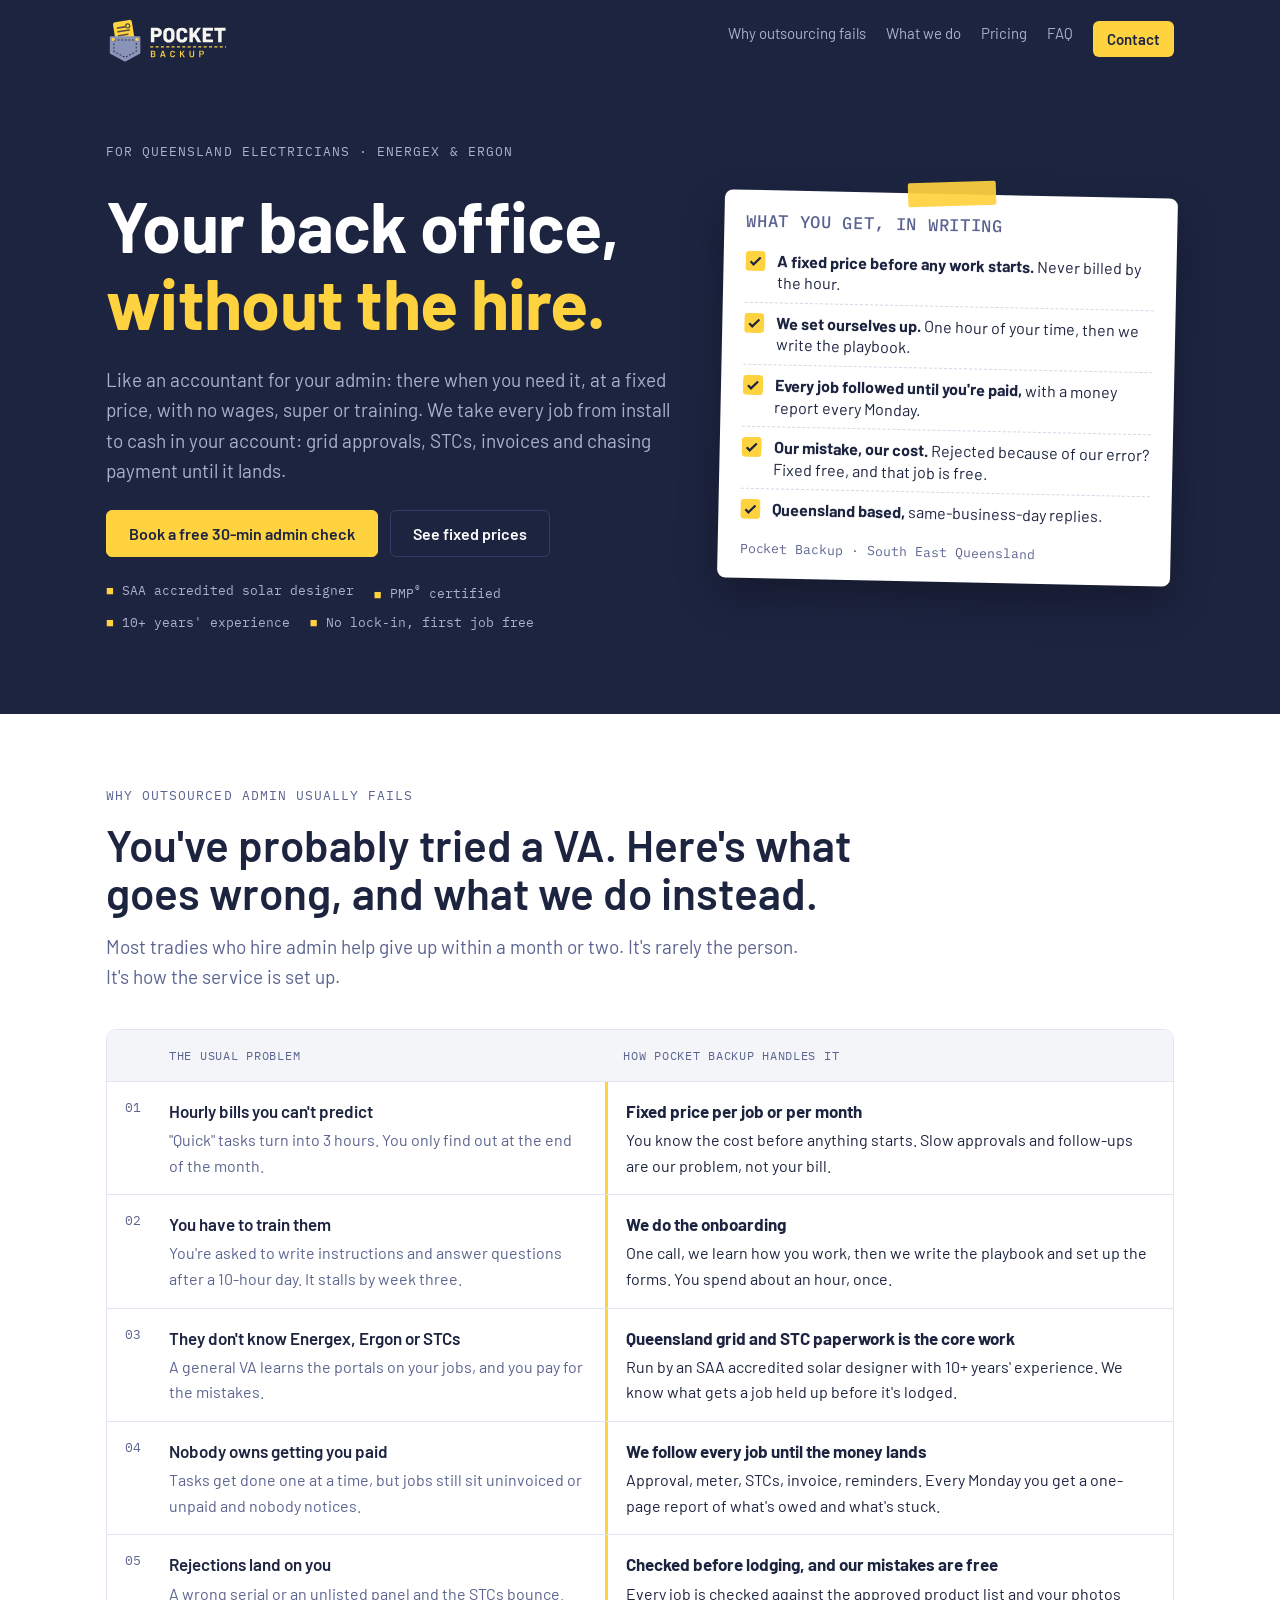
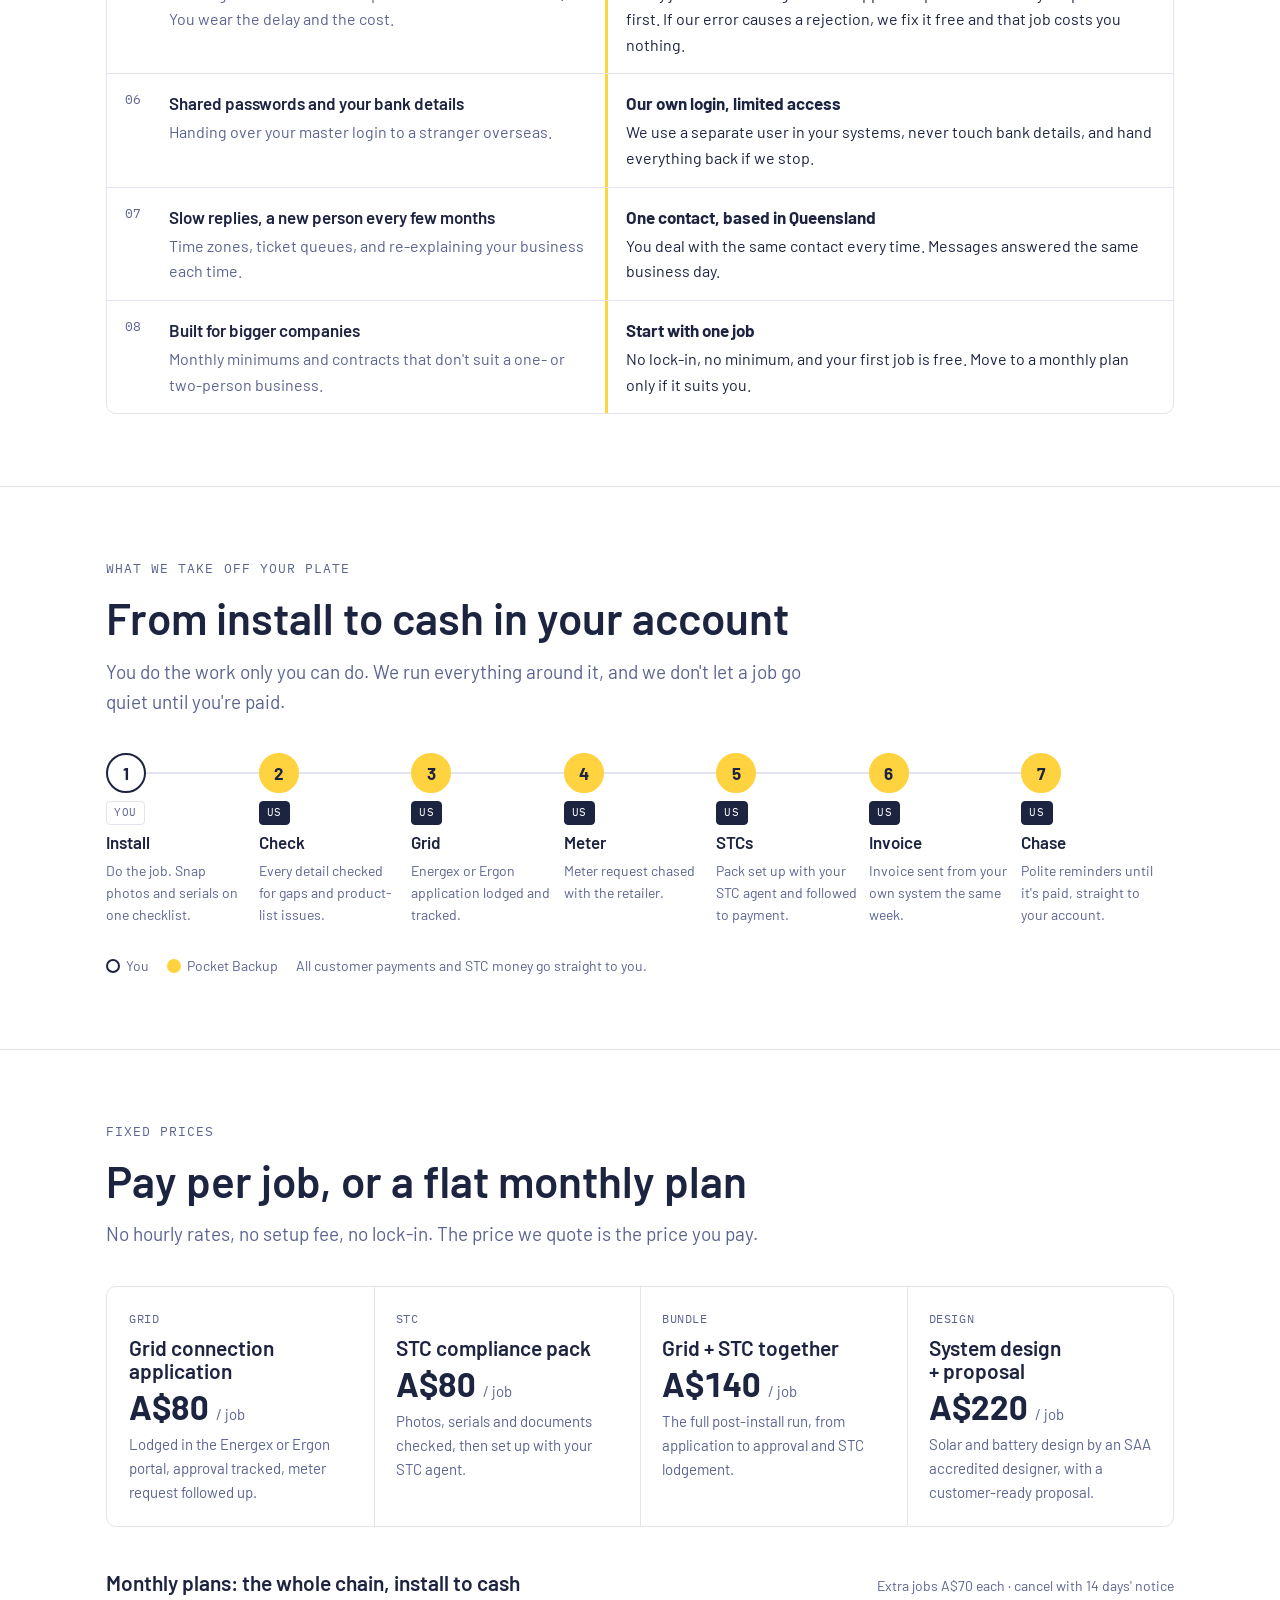
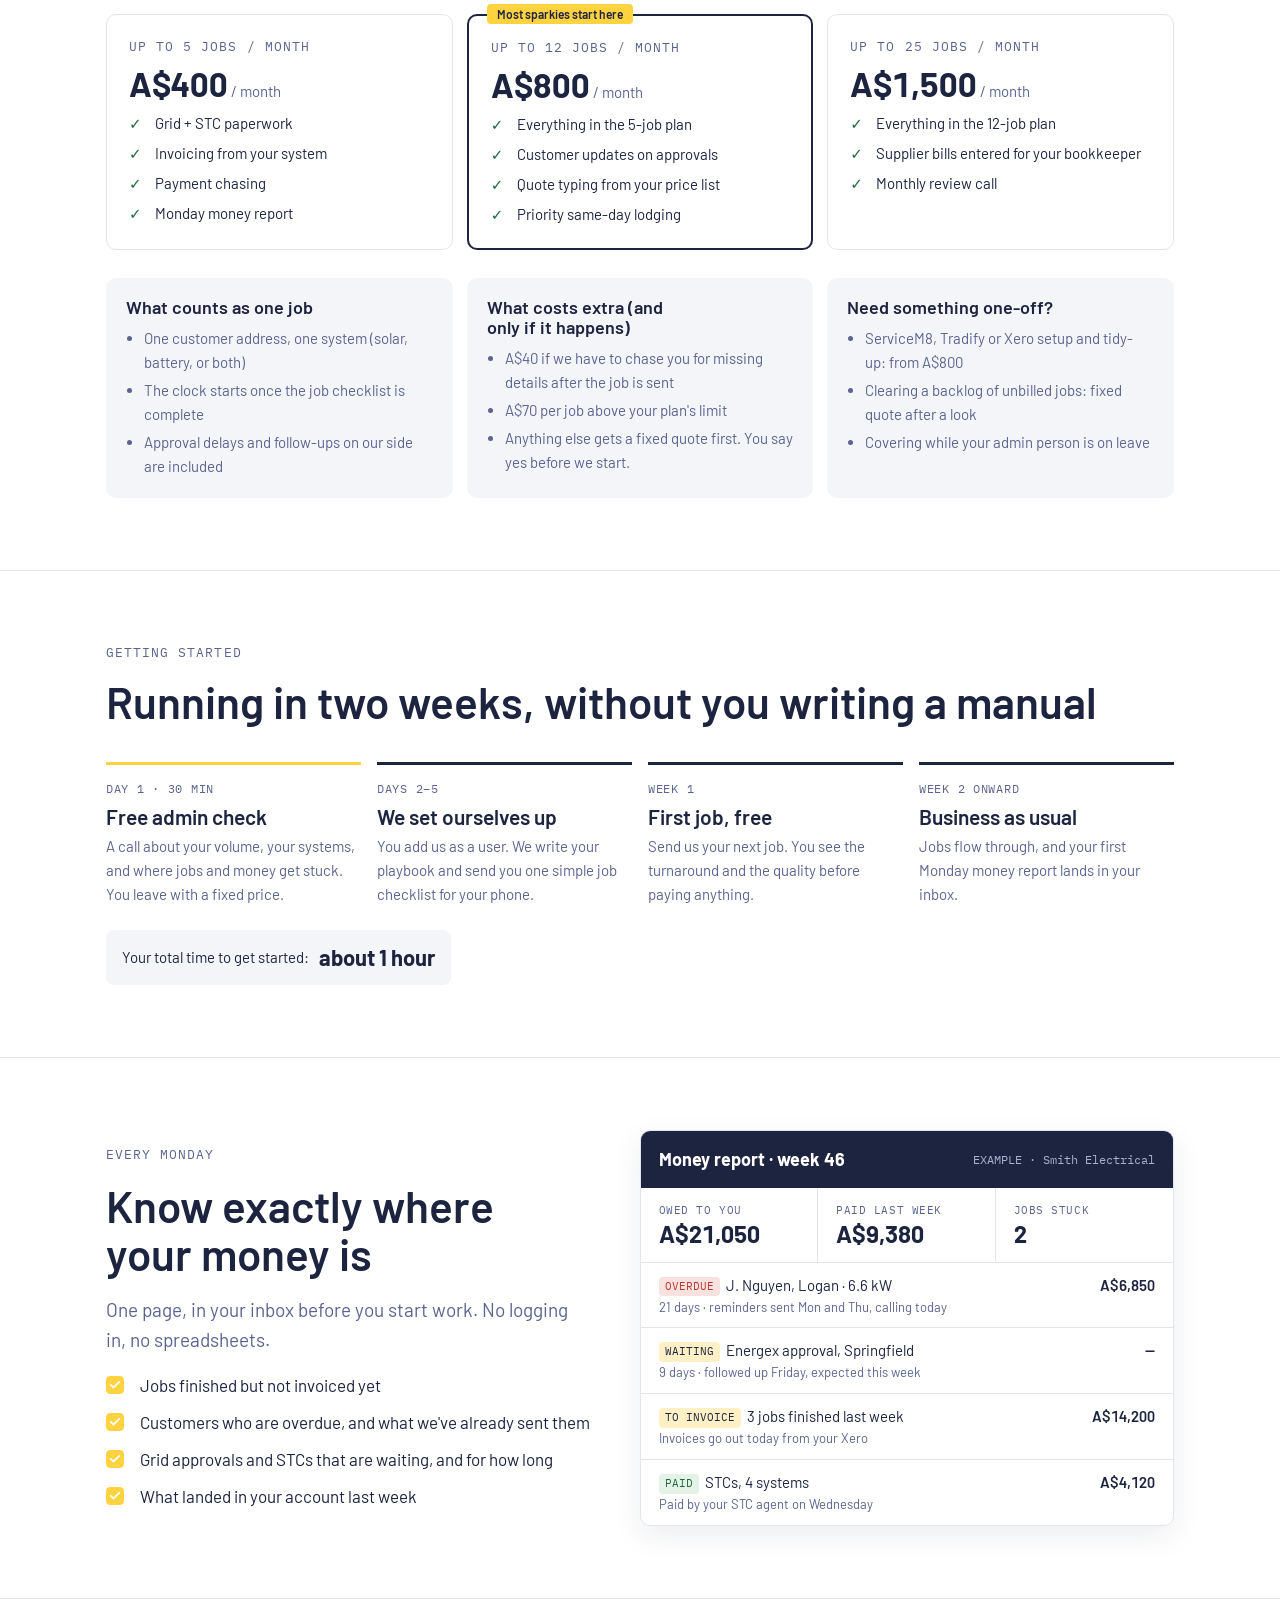
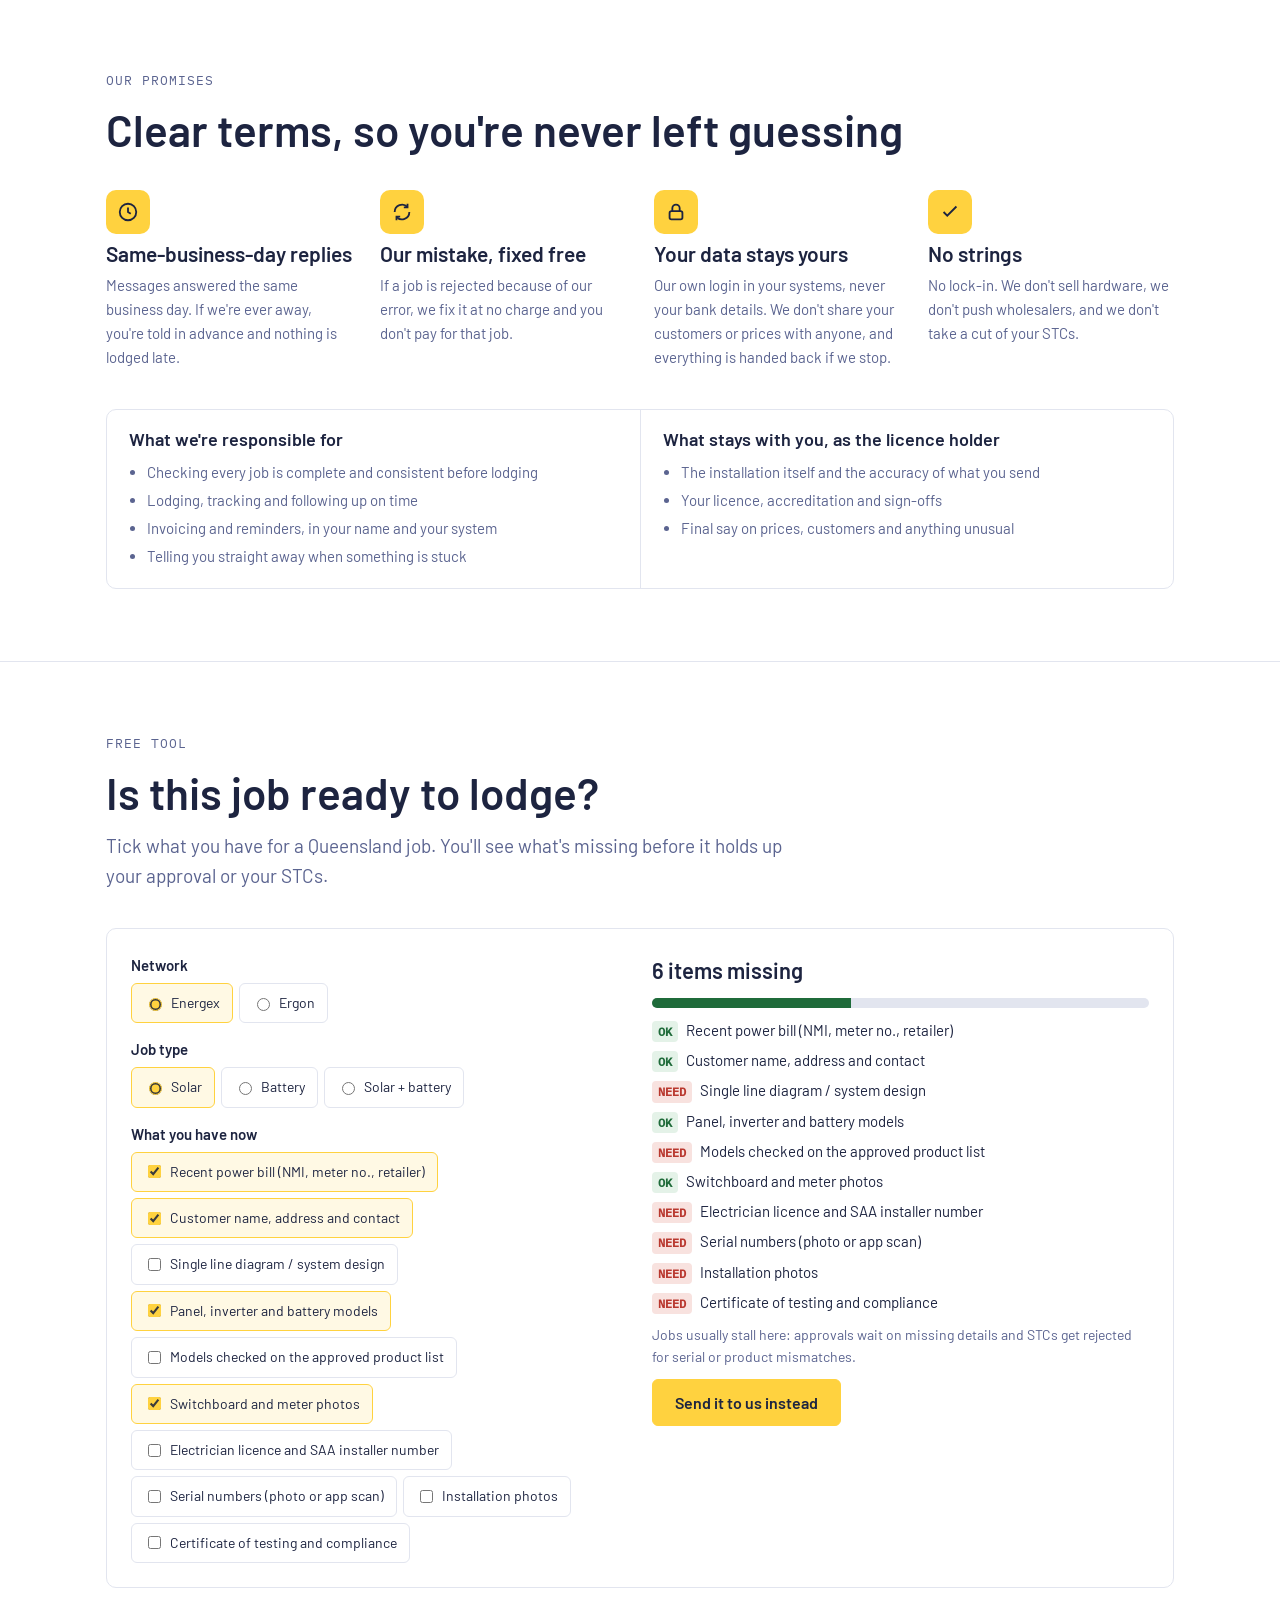
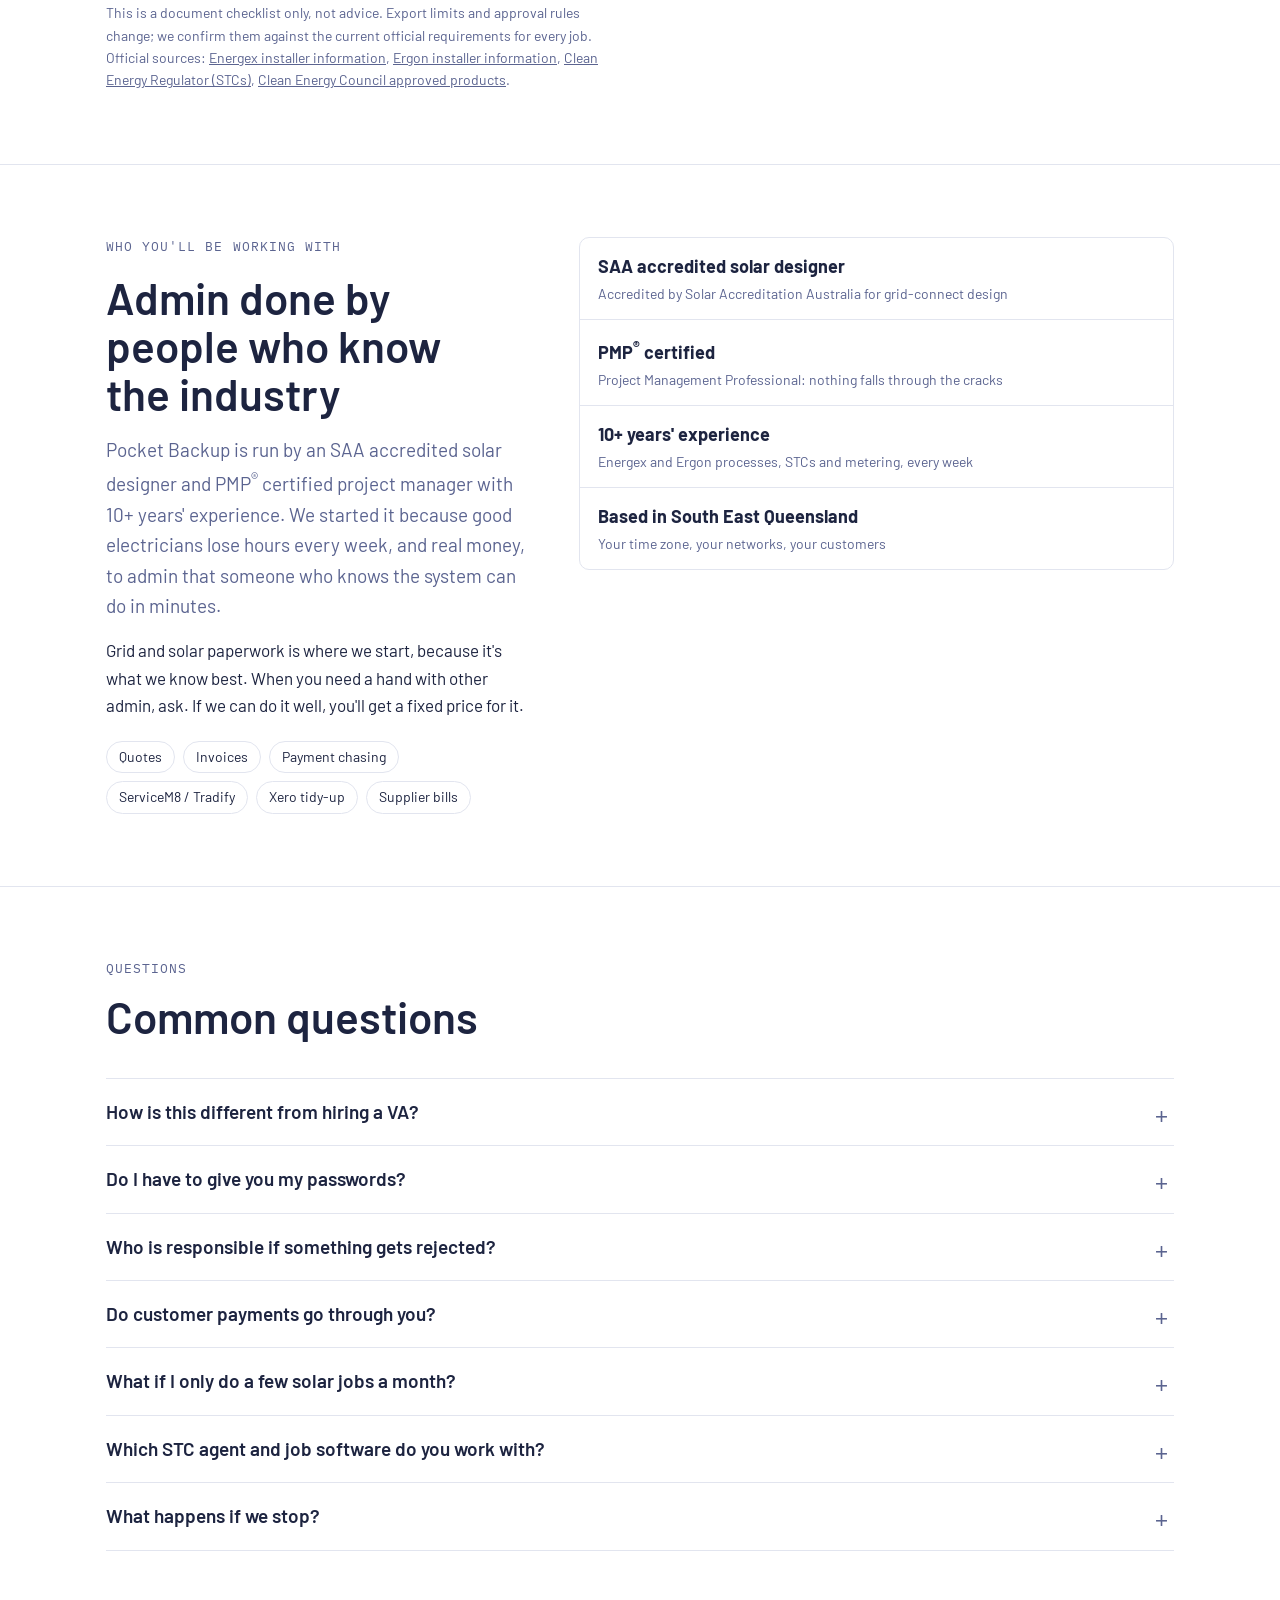
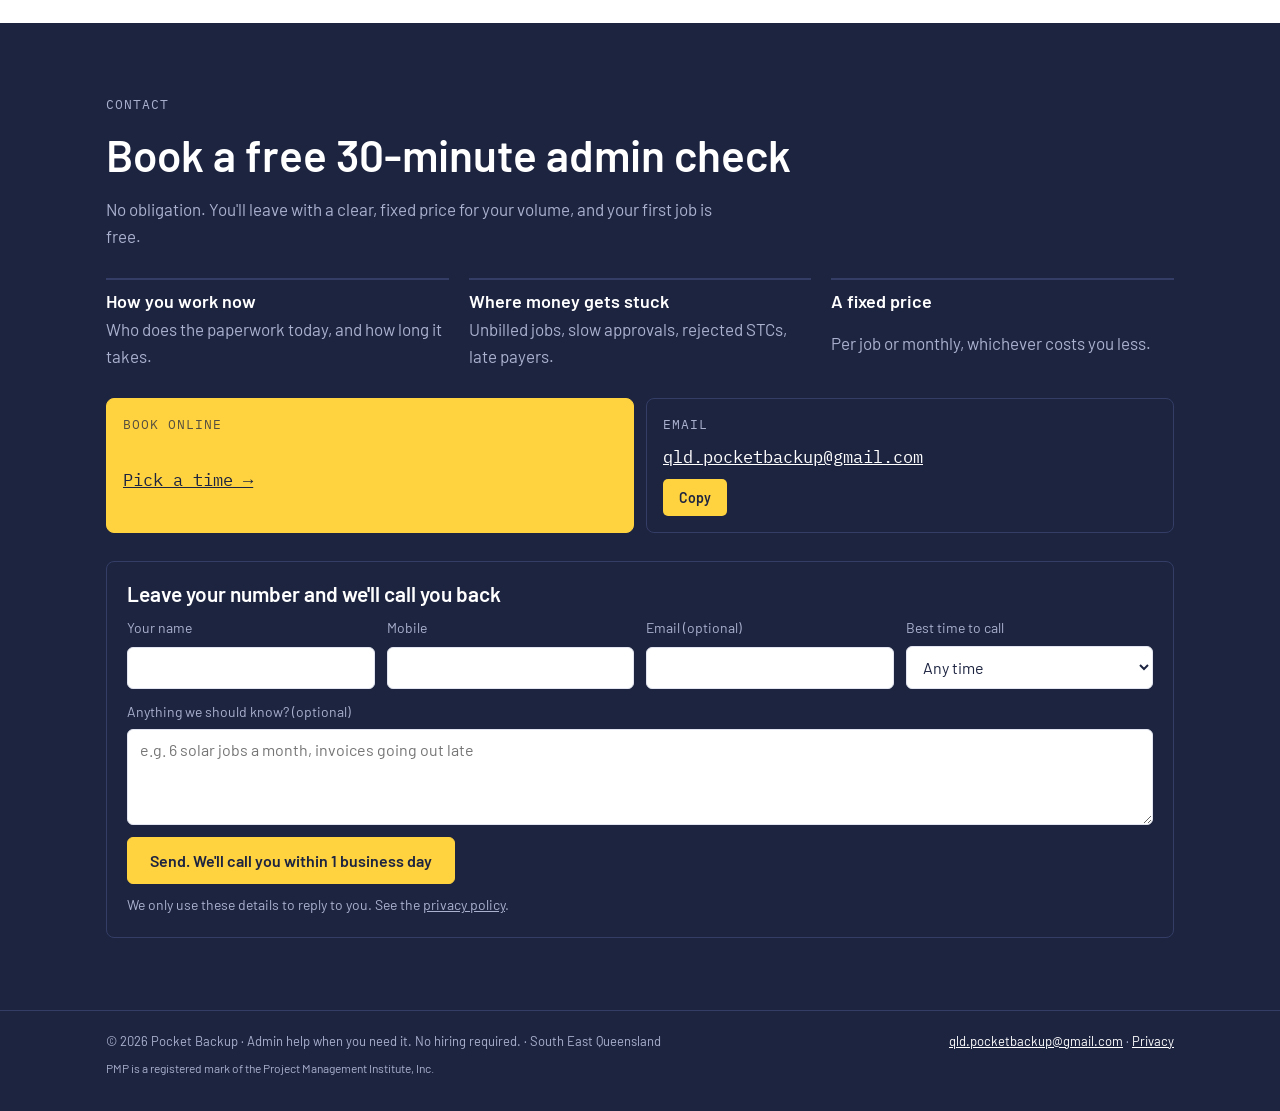
<file: index.html>
<!doctype html>
<html lang="en-AU">
<head>
<meta charset="utf-8">
<meta name="viewport" content="width=device-width,initial-scale=1,viewport-fit=cover">
<meta name="description" content="On-demand back office for Queensland electricians. Grid applications, STCs, invoicing and payment chasing at fixed prices. No hiring, no hourly bills, no lock-in.">
<title>Pocket Backup | Admin help for Queensland electricians</title>
<meta property="og:title" content="Pocket Backup | Your back office, without the hire">
<meta property="og:description" content="Fixed-price admin for Queensland electricians: grid applications, STC packs, invoicing and chasing payment until it lands. First job free.">
<meta property="og:type" content="website">
<meta name="theme-color" content="#1d2440">
<link rel="canonical" href="https://pocket-backup.netlify.app/">
<link rel="icon" href="/favicon.svg" type="image/svg+xml">
<link rel="manifest" href="/site.webmanifest">
<link rel="icon" href="/favicon-32.png" sizes="32x32" type="image/png">
<link rel="apple-touch-icon" href="/apple-touch-icon.png">
<meta property="og:image" content="https://pocket-backup.netlify.app/brand/og-image-1200x630.png">
<meta property="og:image:width" content="1200"><meta property="og:image:height" content="630">
<meta property="og:url" content="https://pocket-backup.netlify.app/">
<meta name="twitter:card" content="summary_large_image">
<meta property="og:site_name" content="Pocket Backup">
<meta property="og:locale" content="en_AU">
<link rel="preload" href="/fonts/barlow-400.woff2" as="font" type="font/woff2" crossorigin>
<link rel="preload" href="/fonts/barlow-600.woff2" as="font" type="font/woff2" crossorigin>
<script type="application/ld+json">
{"@context":"https://schema.org","@type":"ProfessionalService","name":"Pocket Backup",
 "url":"https://pocket-backup.netlify.app/","logo":"https://pocket-backup.netlify.app/brand/pocket-backup-mark-512.png",
 "image":"https://pocket-backup.netlify.app/brand/og-image-1200x630.png",
 "description":"On-demand, fixed-price admin for Queensland electricians: grid connection applications, STC paperwork, invoicing and payment chasing.",
 "email":"qld.pocketbackup@gmail.com","areaServed":{"@type":"State","name":"Queensland"},
 "slogan":"Admin help when you need it. No hiring required."}
</script>
<style>
/* Self-hosted fonts (SIL Open Font License): no third-party requests, faster first paint */
@font-face{font-family:"Barlow";font-style:normal;font-weight:400;font-display:swap;src:url(/fonts/barlow-400.woff2) format("woff2")}
@font-face{font-family:"Barlow";font-style:normal;font-weight:600;font-display:swap;src:url(/fonts/barlow-600.woff2) format("woff2")}
@font-face{font-family:"Barlow";font-style:normal;font-weight:700;font-display:swap;src:url(/fonts/barlow-700.woff2) format("woff2")}
@font-face{font-family:"IBM Plex Mono";font-style:normal;font-weight:400;font-display:swap;src:url(/fonts/plexmono-400.woff2) format("woff2")}
@font-face{font-family:"IBM Plex Mono";font-style:normal;font-weight:500;font-display:swap;src:url(/fonts/plexmono-500.woff2) format("woff2")}
:root{
  --bg:#ffffff; --panel:#ffffff; --soft:#f4f5f9; --ink:#1d2440; --muted:#5b6490; --line:#e2e5ef;
  --accent:#ffd23f; --accent-ink:#1d2440; --band:#1d2440; --band-ink:#ffffff; --band-muted:#aab1cf; --band-line:#343d66;
  --ok:#1f6b3a; --ok-bg:#e4f2e8; --bad:#b9382f; --bad-bg:#f8e2df;
  --f-display:"Barlow",system-ui,sans-serif;
  --f-body:"Barlow",system-ui,-apple-system,"Segoe UI",sans-serif;
  --f-mono:"IBM Plex Mono",ui-monospace,Menlo,monospace;
}
@media (prefers-color-scheme: dark){:root:not([data-theme="light"]){
  --bg:#11152a; --panel:#1a2038; --soft:#161b31; --ink:#eceef6; --muted:#a3aac8; --line:#2b3252;
  --band:#0b0e1f; --band-muted:#a3aac8; --band-line:#2b3252;
  --ok:#5cc07f; --ok-bg:#1c3325; --bad:#f07068; --bad-bg:#3b1f1d; color-scheme:dark}}
:root[data-theme="dark"]{
  --bg:#11152a; --panel:#1a2038; --soft:#161b31; --ink:#eceef6; --muted:#a3aac8; --line:#2b3252;
  --band:#0b0e1f; --band-muted:#a3aac8; --band-line:#2b3252;
  --ok:#5cc07f; --ok-bg:#1c3325; --bad:#f07068; --bad-bg:#3b1f1d; color-scheme:dark}
*{box-sizing:border-box}
html{scroll-behavior:smooth}
html,body{margin:0}
body{background:var(--bg);color:var(--ink);font-family:var(--f-body);font-size:17px;line-height:1.6;overflow-x:hidden}
.in{max-width:1100px;margin:0 auto;padding-left:max(16px,env(safe-area-inset-left,0px));padding-right:max(16px,env(safe-area-inset-right,0px))}
section{padding-block:72px}
section + section{border-top:1px solid var(--line)}
h1,h2,h3{font-family:var(--f-display);font-weight:600;line-height:1.1;text-wrap:balance;margin:0}
h1{font-size:clamp(40px,6.4vw,70px);font-weight:700;letter-spacing:-.01em}
h2{font-size:clamp(30px,4.2vw,44px)}
h3{font-size:21px}
p{margin:0;max-width:64ch}
.lead{font-size:19px;color:var(--muted)}
.eyebrow{font-family:var(--f-mono);font-size:13px;letter-spacing:.08em;text-transform:uppercase;color:var(--muted)}
.stack{display:grid;gap:16px}
.head{display:grid;gap:14px;margin-bottom:36px}
a{color:inherit}
mark{background:linear-gradient(transparent 58%,var(--accent) 58%);color:inherit;padding:0 2px}
.btn{display:inline-flex;align-items:center;gap:8px;font:600 16px var(--f-body);border-radius:6px;padding:13px 22px;border:1px solid var(--line);background:var(--panel);color:var(--ink);cursor:pointer;text-decoration:none}
.btn.primary{background:var(--accent);border-color:var(--accent);color:var(--accent-ink)}
.btn.primary:hover{filter:brightness(.96)}
button:focus-visible,a:focus-visible,select:focus-visible,input:focus-visible,textarea:focus-visible,summary:focus-visible{outline:2px solid var(--accent);outline-offset:2px;box-shadow:0 0 0 5px var(--ink)}
.note{font-size:14px;color:var(--muted)}
.skip{position:absolute;left:12px;top:-60px;z-index:10;background:var(--accent);color:var(--accent-ink);padding:10px 16px;border-radius:6px;font-weight:600;text-decoration:none}
.skip:focus{top:12px}
.sr{position:absolute;width:1px;height:1px;overflow:hidden;clip:rect(0 0 0 0);white-space:nowrap}
.note a{color:inherit}

/* top + hero */
.top{background:var(--band);color:var(--band-ink)}
.top .bar{display:flex;align-items:center;gap:16px;padding-block:16px;flex-wrap:wrap}
.brand img{display:block;height:46px;width:auto}
.top nav{margin-left:auto;display:flex;gap:20px;flex-wrap:wrap;font-size:15px}
.top nav a{color:var(--band-muted);text-decoration:none} .top nav a:hover{color:var(--band-ink)}
.top nav a.nav-cta{color:var(--accent-ink);background:var(--accent);padding:6px 14px;border-radius:6px;font-weight:600}
@media (max-width:640px){.top nav a:not(.nav-cta){display:none}.top nav a.nav-cta{padding:10px 16px}}
.hero{padding-block:64px 80px;display:grid;grid-template-columns:minmax(0,1.25fr) minmax(0,1fr);gap:48px;align-items:center}
@media (max-width:880px){.hero{grid-template-columns:1fr;gap:36px}}
.hero .copy{display:grid;gap:24px}
.hero h1 em{font-style:normal;color:var(--accent)}
.hero p{color:var(--band-muted);font-size:19px}
.hero .row{display:flex;gap:12px;flex-wrap:wrap}
.hero .btn:not(.primary){background:transparent;color:var(--band-ink);border-color:var(--band-line)}
.creds{display:flex;flex-wrap:wrap;gap:8px 20px;font-family:var(--f-mono);font-size:13px;color:var(--band-muted)}
.creds span::before{content:"■ ";color:var(--accent)}
/* hero promise card, styled like a pinned job sheet */
.sheet{background:#fff;color:#1d2440;border-radius:8px;padding:22px 22px 18px;box-shadow:0 18px 40px rgba(0,0,0,.28);position:relative;transform:rotate(1.2deg)}
.sheet::before{content:"";position:absolute;top:-12px;left:50%;width:88px;height:24px;margin-left:-44px;background:var(--accent);opacity:.92;transform:rotate(-3deg);border-radius:2px}
.sheet h2{font-size:17px;font-family:var(--f-mono);font-weight:500;letter-spacing:.04em;text-transform:uppercase;color:#5b6490;margin-bottom:10px}
.sheet ul{list-style:none;margin:0;padding:0;display:grid}
.sheet li{display:grid;grid-template-columns:22px 1fr;gap:10px;padding:9px 0;border-top:1px dashed #d4d8e6;font-size:16px;line-height:1.35}
.sheet li:first-child{border-top:0}
.sheet li svg{margin-top:1px}
.sheet .sig{margin-top:10px;font-size:13px;color:#5b6490;font-family:var(--f-mono)}

/* problem vs fix table */
.vs{display:grid;border:1px solid var(--line);border-radius:10px;overflow:hidden;background:var(--panel)}
.vs .r{display:grid;grid-template-columns:44px minmax(0,1fr) minmax(0,1.25fr);border-top:1px solid var(--line)}
.vs .r:first-child{border-top:0}
.vs .r.h{background:var(--soft);font-family:var(--f-mono);font-size:12px;letter-spacing:.06em;text-transform:uppercase;color:var(--muted)}
.vs .r > div{padding:16px 18px}
.vs .n{font-family:var(--f-mono);font-size:13px;color:var(--muted);padding-right:0!important}
.vs .bad{color:var(--muted);font-size:16px}
.vs .bad b{display:block;color:var(--ink);font-weight:600;font-size:17px;margin-bottom:2px}
.vs .fix{border-left:3px solid var(--accent);font-size:16px}
.vs .fix b{display:block;font-weight:700;font-size:17px;margin-bottom:2px}
@media (max-width:720px){
  .vs .r{grid-template-columns:1fr}
  .vs .r.h{display:none}
  .vs .n{padding-bottom:0!important}
  .vs .bad{padding-top:4px!important;padding-bottom:6px!important}
  .vs .fix{border-left:0;border-top:0;margin:0 18px 16px;padding:12px 14px!important;background:color-mix(in srgb,var(--accent) 16%,transparent);border-radius:6px}
}

/* chain to cash */
.chain{display:grid;grid-template-columns:repeat(7,minmax(0,1fr));gap:0;counter-reset:c;position:relative}
.chain .s{counter-increment:c;display:grid;gap:8px;align-content:start;padding:0 10px 0 0;position:relative}
.chain .dot{width:40px;height:40px;border-radius:50%;display:grid;place-items:center;font-family:var(--f-display);font-weight:700;font-size:17px;border:2px solid var(--ink);background:var(--bg);position:relative;z-index:1}
.chain .s.me .dot{background:var(--accent);border-color:var(--accent);color:var(--accent-ink)}
.chain .s::after{content:"";position:absolute;top:19px;left:40px;right:0;height:2px;background:var(--line)}
.chain .s:last-child::after{display:none}
.chain h3{font-size:17px}
.chain p{font-size:14px;color:var(--muted)}
.who{justify-self:start;font-family:var(--f-mono);font-size:11px;letter-spacing:.06em;text-transform:uppercase;padding:2px 7px;border-radius:4px;border:1px solid var(--line);color:var(--muted)}
.me .who{background:var(--ink);border-color:var(--ink);color:var(--bg)}
@media (max-width:900px){
  .chain{grid-template-columns:1fr;gap:18px}
  .chain .s{grid-template-columns:40px 1fr;column-gap:14px;padding:0}
  .chain .s > *:not(.dot){grid-column:2}
  .chain .dot{grid-row:1 / span 3}
  .chain .s::after{top:40px;bottom:-18px;left:19px;right:auto;width:2px;height:auto}
}
.legend{display:flex;gap:18px;flex-wrap:wrap;margin-top:28px;font-size:14px;color:var(--muted);align-items:center}
.legend i{display:inline-block;width:14px;height:14px;border-radius:50%;vertical-align:-2px;margin-right:6px;border:2px solid var(--ink)}
.legend i.y{background:var(--accent);border-color:var(--accent)}

/* pricing */
.price-grid{display:grid;grid-template-columns:repeat(auto-fit,minmax(230px,1fr));gap:0;border:1px solid var(--line);border-radius:10px;overflow:hidden;background:var(--panel)}
.pc{padding:22px;border-right:1px solid var(--line);border-bottom:1px solid var(--line);display:grid;gap:8px;align-content:start;margin:0 -1px -1px 0}
.pc .tag{font-family:var(--f-mono);font-size:12px;color:var(--muted);letter-spacing:.05em}
.amt{font-family:var(--f-display);font-size:34px;font-weight:700;font-variant-numeric:tabular-nums;line-height:1}
.amt small{font-size:15px;color:var(--muted);font-family:var(--f-body);font-weight:400}
.pc p{font-size:15px;color:var(--muted)}
.plans{display:grid;grid-template-columns:repeat(auto-fit,minmax(230px,1fr));gap:14px}
.plan{border:1px solid var(--line);border-radius:10px;padding:22px;background:var(--panel);display:grid;gap:10px;align-content:start}
.plan.pop{border:2px solid var(--ink);position:relative}
.plan.pop::before{content:"Most sparkies start here";position:absolute;top:-12px;left:18px;background:var(--accent);color:var(--accent-ink);font:600 12px var(--f-body);padding:3px 10px;border-radius:4px}
.plan ul{margin:0;padding:0;list-style:none;display:grid;gap:6px;font-size:15px}
.plan li{display:grid;grid-template-columns:18px 1fr;gap:8px}
.plan li::before{content:"✓";font-weight:700;color:var(--ok)}
.subhead{display:flex;justify-content:space-between;align-items:baseline;gap:12px;flex-wrap:wrap;margin:44px 0 16px}
.job-def{margin-top:28px;display:grid;grid-template-columns:repeat(auto-fit,minmax(260px,1fr));gap:14px}
.box{background:var(--soft);border-radius:10px;padding:20px;display:grid;gap:8px;align-content:start}
.box ul{margin:0;padding-left:18px;font-size:15px;color:var(--muted);display:grid;gap:4px}
.box h3{font-size:18px}

/* onboarding timeline */
.tl{display:grid;grid-template-columns:repeat(4,minmax(0,1fr));gap:16px}
@media (max-width:860px){.tl{grid-template-columns:1fr 1fr}}
@media (max-width:520px){.tl{grid-template-columns:1fr}}
.tl > div{border-top:3px solid var(--ink);padding-top:14px;display:grid;gap:6px;align-content:start}
.tl > div:first-child{border-top-color:var(--accent)}
.tl .when{font-family:var(--f-mono);font-size:12px;letter-spacing:.06em;text-transform:uppercase;color:var(--muted)}
.tl p{font-size:15px;color:var(--muted)}
.you-time{margin-top:24px;display:inline-flex;gap:10px;align-items:center;background:var(--soft);border-radius:8px;padding:10px 16px;font-size:15px}
.you-time b{font-family:var(--f-display);font-size:22px}

/* money report mock */
.split{display:grid;grid-template-columns:minmax(0,1fr) minmax(0,1.1fr);gap:48px;align-items:center}
@media (max-width:880px){.split{grid-template-columns:1fr;gap:32px}}
.report{border:1px solid var(--line);border-radius:10px;background:var(--panel);overflow:hidden;box-shadow:0 10px 30px rgba(29,36,64,.08);font-size:15px}
.report .rh{background:var(--band);color:var(--band-ink);padding:14px 18px;display:flex;justify-content:space-between;gap:12px;flex-wrap:wrap;align-items:center}
.report .rh b{font-family:var(--f-display);font-size:18px}
.report .rh span{font-family:var(--f-mono);font-size:12px;color:var(--band-muted)}
.report .kpis{display:grid;grid-template-columns:repeat(3,1fr);border-bottom:1px solid var(--line)}
.report .kpis div{padding:14px 18px;border-right:1px solid var(--line);display:grid;gap:2px}
.report .kpis div:last-child{border-right:0}
.report .kpis small{font-family:var(--f-mono);font-size:11px;color:var(--muted);text-transform:uppercase;letter-spacing:.05em}
.report .kpis strong{font-family:var(--f-display);font-size:24px;font-variant-numeric:tabular-nums;line-height:1.1}
@media (max-width:480px){.report .kpis{grid-template-columns:1fr}.report .kpis div{border-right:0;border-bottom:1px solid var(--line)}}
.report table{width:100%;border-collapse:collapse}
.report td{padding:10px 18px;border-bottom:1px solid var(--line);vertical-align:top}
.report tr:last-child td{border-bottom:0}
.report td:last-child{text-align:right;font-variant-numeric:tabular-nums;white-space:nowrap;font-weight:600}
.pill{display:inline-block;font-family:var(--f-mono);font-size:11px;padding:1px 6px;border-radius:4px;margin-right:6px;vertical-align:1px}
.pill.r{background:var(--bad-bg);color:var(--bad)} .pill.y{background:color-mix(in srgb,var(--accent) 30%,transparent);color:var(--ink)} .pill.g{background:var(--ok-bg);color:var(--ok)}
.report td small{display:block;color:var(--muted);font-size:13px}
.ticks{list-style:none;margin:0;padding:0;display:grid;gap:10px}
.ticks li{display:grid;grid-template-columns:24px 1fr;gap:10px}
.ticks li::before{content:"";width:18px;height:18px;margin-top:4px;border-radius:4px;background:var(--accent);mask:url("data:image/svg+xml,%3Csvg xmlns='http://www.w3.org/2000/svg' viewBox='0 0 20 20'%3E%3Cpath d='M0 3a3 3 0 013-3h14a3 3 0 013 3v14a3 3 0 01-3 3H3a3 3 0 01-3-3z M8.3 14.3L4 10l1.4-1.4 2.9 2.9 6.3-6.3L16 6.6z' fill-rule='evenodd'/%3E%3C/svg%3E") center/contain no-repeat;-webkit-mask:url("data:image/svg+xml,%3Csvg xmlns='http://www.w3.org/2000/svg' viewBox='0 0 20 20'%3E%3Cpath d='M0 3a3 3 0 013-3h14a3 3 0 013 3v14a3 3 0 01-3 3H3a3 3 0 01-3-3z M8.3 14.3L4 10l1.4-1.4 2.9 2.9 6.3-6.3L16 6.6z' fill-rule='evenodd'/%3E%3C/svg%3E") center/contain no-repeat}

/* promises */
.promises{display:grid;grid-template-columns:repeat(auto-fit,minmax(240px,1fr));gap:28px}
.promises > div{display:grid;gap:8px;align-content:start}
.promises .ic{width:44px;height:44px;border-radius:10px;background:var(--accent);display:grid;place-items:center;color:var(--accent-ink)}
.promises p{font-size:15px;color:var(--muted)}
.resp{margin-top:40px;display:grid;grid-template-columns:1fr 1fr;border:1px solid var(--line);border-radius:10px;overflow:hidden}
@media (max-width:640px){.resp{grid-template-columns:1fr}}
.resp > div{padding:20px 22px;display:grid;gap:10px;align-content:start}
.resp > div + div{border-left:1px solid var(--line)}
@media (max-width:640px){.resp > div + div{border-left:0;border-top:1px solid var(--line)}}
.resp ul{margin:0;padding-left:18px;font-size:15px;color:var(--muted);display:grid;gap:4px}
.resp h3{font-size:18px}

/* checker */
.checker{display:grid;grid-template-columns:minmax(0,1fr) minmax(0,1fr);gap:24px;background:var(--panel);border:1px solid var(--line);border-radius:10px;padding:24px}
@media (max-width:760px){.checker{grid-template-columns:1fr}}
.qs{display:grid;gap:14px}
.q{display:grid;gap:6px;font-size:15px}
.q > span{font-weight:600}
.opts{display:flex;flex-wrap:wrap;gap:6px}
.opts label{display:inline-flex;gap:6px;align-items:center;border:1px solid var(--line);border-radius:6px;padding:8px 12px;min-height:40px;cursor:pointer;font-size:14px}
.opts input{accent-color:var(--accent)}
.opts label:has(input:checked){border-color:var(--accent);background:color-mix(in srgb,var(--accent) 14%,transparent)}
.result{display:grid;gap:10px;align-content:start}
.meter{height:10px;border-radius:5px;background:var(--line);overflow:hidden}
.meter i{display:block;height:100%;background:var(--ok);transition:width .3s}
.items{list-style:none;margin:0;padding:0;display:grid;gap:6px;font-size:15px}
.items li{display:flex;gap:8px;align-items:flex-start}
.items li b{font-family:var(--f-mono);font-size:12px;padding:1px 6px;border-radius:4px;flex:none;margin-top:3px}
.items li.ok b{background:var(--ok-bg);color:var(--ok)} .items li.no b{background:var(--bad-bg);color:var(--bad)}
.verdict{font-family:var(--f-display);font-size:22px;font-weight:600}

/* about */
.about{display:grid;grid-template-columns:minmax(0,1fr) minmax(0,1.4fr);gap:48px;align-items:start}
@media (max-width:820px){.about{grid-template-columns:1fr;gap:28px}}
.cred-list{display:grid;gap:0;border:1px solid var(--line);border-radius:10px;overflow:hidden}
.cred-list div{padding:14px 18px;border-top:1px solid var(--line);display:grid;gap:2px}
.cred-list div:first-child{border-top:0}
.cred-list b{font-family:var(--f-display);font-size:18px}
.cred-list span{font-size:14px;color:var(--muted)}
.also{display:flex;flex-wrap:wrap;gap:8px;margin-top:6px}
.also span{border:1px solid var(--line);border-radius:999px;padding:4px 12px;font-size:14px}

/* faq */
.faq{display:grid;border-top:1px solid var(--line)}
.faq details{border-bottom:1px solid var(--line)}
.faq summary{cursor:pointer;list-style:none;padding:18px 40px 18px 0;font-family:var(--f-display);font-weight:600;font-size:19px;position:relative}
.faq summary::-webkit-details-marker{display:none}
.faq summary::after{content:"+";position:absolute;right:6px;top:14px;font-size:26px;font-weight:400;color:var(--muted)}
.faq details[open] summary::after{content:"–"}
.faq details p{padding:0 0 18px;color:var(--muted);font-size:16px}

/* contact */
.contact{background:var(--band);color:var(--band-ink);border-top:0!important}
.contact p{color:var(--band-muted)}
.contact .eyebrow{color:var(--band-muted)}
.cards{display:grid;grid-template-columns:repeat(auto-fit,minmax(240px,1fr));gap:12px}
.cc{border:1px solid var(--band-line);border-radius:8px;padding:16px;display:grid;gap:8px}
.cc.book{background:var(--accent);border-color:var(--accent);color:var(--accent-ink)}
.cc.book .eyebrow{color:var(--accent-ink);opacity:.75}
.cc .v{font-family:var(--f-mono);font-size:17px;color:inherit;word-break:break-all}
.cc button{justify-self:start;font:600 14px var(--f-body);background:var(--accent);color:var(--accent-ink);border:0;border-radius:5px;padding:10px 16px;cursor:pointer}
.call-agenda{display:grid;grid-template-columns:repeat(auto-fit,minmax(220px,1fr));gap:20px}
.call-agenda div{border-top:2px solid var(--band-line);padding-top:12px;display:grid;gap:4px}
.call-agenda h3{font-size:18px}
.form{display:grid;gap:12px;grid-template-columns:repeat(auto-fit,minmax(220px,1fr));border:1px solid var(--band-line);border-radius:8px;padding:20px}
.form label{display:grid;gap:6px;font-size:14px;color:var(--band-muted)}
.form .wide{grid-column:1/-1}
.form input,.form select,.form textarea{font:16px var(--f-body);color:#1d2440;background:#fff;border:1px solid var(--line);border-radius:6px;padding:10px 12px;width:100%}
.form textarea{min-height:96px;resize:vertical}
.form .hp{display:none}
footer{background:var(--band);color:var(--band-muted);font-size:13px;padding-block:20px 32px;border-top:1px solid var(--band-line)}
.foot{display:flex;flex-wrap:wrap;gap:8px 24px;justify-content:space-between}
.foot a{color:var(--band-ink)}
.foot .tm{flex-basis:100%;font-size:12px}
@media (prefers-reduced-motion:reduce){*{transition:none!important}html{scroll-behavior:auto}}
</style>
</head>
<body>
<a class="skip" href="#main">Skip to content</a>

<header class="top">
  <div class="in bar">
    <a class="brand" href="/"><img src="/brand/pocket-backup-logo-dark.svg" alt="Pocket Backup" width="122" height="46"></a>
    <nav><a href="#why">Why outsourcing fails</a><a href="#how">What we do</a><a href="#pricing">Pricing</a><a href="#faq">FAQ</a><a class="nav-cta" href="#contact">Contact</a></nav>
  </div>
  <div class="in hero">
    <div class="copy">
      <span class="eyebrow" style="color:var(--band-muted)">For Queensland electricians · Energex &amp; Ergon</span>
      <h1>Your back office,<br><em>without the hire.</em></h1>
      <p>Like an accountant for your admin: there when you need it, at a fixed price, with no wages, super or training. We take every job from install to cash in your account: grid approvals, STCs, invoices and chasing payment until it lands.</p>
      <div class="row"><a class="btn primary" href="#contact">Book a free 30-min admin check</a><a class="btn" href="#pricing">See fixed prices</a></div>
      <div class="creds"><span>SAA accredited solar designer</span><span>PMP<sup>®</sup> certified</span><span>10+ years' experience</span><span>No lock-in, first job free</span></div>
    </div>
    <aside class="sheet" aria-labelledby="sheet-title">
      <h2 id="sheet-title">What you get, in writing</h2>
      <ul>
        <li><svg width="20" height="20" viewBox="0 0 20 20" aria-hidden="true"><rect width="20" height="20" rx="4" fill="#ffd23f"/><path d="M5 10.5l3 3 7-7" stroke="#1d2440" stroke-width="2.2" fill="none"/></svg><span><b>A fixed price before any work starts.</b> Never billed by the hour.</span></li>
        <li><svg width="20" height="20" viewBox="0 0 20 20" aria-hidden="true"><rect width="20" height="20" rx="4" fill="#ffd23f"/><path d="M5 10.5l3 3 7-7" stroke="#1d2440" stroke-width="2.2" fill="none"/></svg><span><b>We set ourselves up.</b> One hour of your time, then we write the playbook.</span></li>
        <li><svg width="20" height="20" viewBox="0 0 20 20" aria-hidden="true"><rect width="20" height="20" rx="4" fill="#ffd23f"/><path d="M5 10.5l3 3 7-7" stroke="#1d2440" stroke-width="2.2" fill="none"/></svg><span><b>Every job followed until you're paid,</b> with a money report every Monday.</span></li>
        <li><svg width="20" height="20" viewBox="0 0 20 20" aria-hidden="true"><rect width="20" height="20" rx="4" fill="#ffd23f"/><path d="M5 10.5l3 3 7-7" stroke="#1d2440" stroke-width="2.2" fill="none"/></svg><span><b>Our mistake, our cost.</b> Rejected because of our error? Fixed free, and that job is free.</span></li>
        <li><svg width="20" height="20" viewBox="0 0 20 20" aria-hidden="true"><rect width="20" height="20" rx="4" fill="#ffd23f"/><path d="M5 10.5l3 3 7-7" stroke="#1d2440" stroke-width="2.2" fill="none"/></svg><span><b>Queensland based,</b> same-business-day replies.</span></li>
      </ul>
      <div class="sig">Pocket Backup · South East Queensland</div>
    </aside>
  </div>
</header>

<main id="main">
<section id="why"><div class="in">
  <div class="head"><span class="eyebrow">Why outsourced admin usually fails</span><h2>You've probably tried a VA. Here's what goes wrong, and what we do instead.</h2><p class="lead">Most tradies who hire admin help give up within a month or two. It's rarely the person. It's how the service is set up.</p></div>
  <div class="vs" role="table" aria-label="Common problems with outsourced admin and how Pocket Backup handles them">
    <div class="r h" role="row"><div role="columnheader"></div><div role="columnheader">The usual problem</div><div role="columnheader">How Pocket Backup handles it</div></div>
    <div class="r" role="row"><div class="n" role="cell">01</div><div class="bad" role="cell"><b>Hourly bills you can't predict</b>"Quick" tasks turn into 3 hours. You only find out at the end of the month.</div><div class="fix" role="cell"><b>Fixed price per job or per month</b>You know the cost before anything starts. Slow approvals and follow-ups are our problem, not your bill.</div></div>
    <div class="r" role="row"><div class="n" role="cell">02</div><div class="bad" role="cell"><b>You have to train them</b>You're asked to write instructions and answer questions after a 10-hour day. It stalls by week three.</div><div class="fix" role="cell"><b>We do the onboarding</b>One call, we learn how you work, then we write the playbook and set up the forms. You spend about an hour, once.</div></div>
    <div class="r" role="row"><div class="n" role="cell">03</div><div class="bad" role="cell"><b>They don't know Energex, Ergon or STCs</b>A general VA learns the portals on your jobs, and you pay for the mistakes.</div><div class="fix" role="cell"><b>Queensland grid and STC paperwork is the core work</b>Run by an SAA accredited solar designer with 10+ years' experience. We know what gets a job held up before it's lodged.</div></div>
    <div class="r" role="row"><div class="n" role="cell">04</div><div class="bad" role="cell"><b>Nobody owns getting you paid</b>Tasks get done one at a time, but jobs still sit uninvoiced or unpaid and nobody notices.</div><div class="fix" role="cell"><b>We follow every job until the money lands</b>Approval, meter, STCs, invoice, reminders. Every Monday you get a one-page report of what's owed and what's stuck.</div></div>
    <div class="r" role="row"><div class="n" role="cell">05</div><div class="bad" role="cell"><b>Rejections land on you</b>A wrong serial or an unlisted panel and the STCs bounce. You wear the delay and the cost.</div><div class="fix" role="cell"><b>Checked before lodging, and our mistakes are free</b>Every job is checked against the approved product list and your photos first. If our error causes a rejection, we fix it free and that job costs you nothing.</div></div>
    <div class="r" role="row"><div class="n" role="cell">06</div><div class="bad" role="cell"><b>Shared passwords and your bank details</b>Handing over your master login to a stranger overseas.</div><div class="fix" role="cell"><b>Our own login, limited access</b>We use a separate user in your systems, never touch bank details, and hand everything back if we stop.</div></div>
    <div class="r" role="row"><div class="n" role="cell">07</div><div class="bad" role="cell"><b>Slow replies, a new person every few months</b>Time zones, ticket queues, and re-explaining your business each time.</div><div class="fix" role="cell"><b>One contact, based in Queensland</b>You deal with the same contact every time. Messages answered the same business day.</div></div>
    <div class="r" role="row"><div class="n" role="cell">08</div><div class="bad" role="cell"><b>Built for bigger companies</b>Monthly minimums and contracts that don't suit a one- or two-person business.</div><div class="fix" role="cell"><b>Start with one job</b>No lock-in, no minimum, and your first job is free. Move to a monthly plan only if it suits you.</div></div>
  </div>
</div></section>

<section id="how"><div class="in">
  <div class="head"><span class="eyebrow">What we take off your plate</span><h2>From install to cash in your account</h2><p class="lead">You do the work only you can do. We run everything around it, and we don't let a job go quiet until you're paid.</p></div>
  <div class="chain">
    <div class="s"><div class="dot">1</div><span class="who">You</span><h3>Install</h3><p>Do the job. Snap photos and serials on one checklist.</p></div>
    <div class="s me"><div class="dot">2</div><span class="who">Us</span><h3>Check</h3><p>Every detail checked for gaps and product-list issues.</p></div>
    <div class="s me"><div class="dot">3</div><span class="who">Us</span><h3>Grid</h3><p>Energex or Ergon application lodged and tracked.</p></div>
    <div class="s me"><div class="dot">4</div><span class="who">Us</span><h3>Meter</h3><p>Meter request chased with the retailer.</p></div>
    <div class="s me"><div class="dot">5</div><span class="who">Us</span><h3>STCs</h3><p>Pack set up with your STC agent and followed to payment.</p></div>
    <div class="s me"><div class="dot">6</div><span class="who">Us</span><h3>Invoice</h3><p>Invoice sent from your own system the same week.</p></div>
    <div class="s me"><div class="dot">7</div><span class="who">Us</span><h3>Chase</h3><p>Polite reminders until it's paid, straight to your account.</p></div>
  </div>
  <div class="legend"><span><i></i>You</span><span><i class="y"></i>Pocket Backup</span><span>All customer payments and STC money go straight to you.</span></div>
</div></section>

<section id="pricing"><div class="in">
  <div class="head"><span class="eyebrow">Fixed prices</span><h2>Pay per job, or a flat monthly plan</h2><p class="lead">No hourly rates, no setup fee, no lock-in. The price we quote is the price you pay.</p></div>
  <div class="price-grid">
    <div class="pc"><span class="tag">GRID</span><h3>Grid connection application</h3><div class="amt">A$80 <small>/ job</small></div><p>Lodged in the Energex or Ergon portal, approval tracked, meter request followed up.</p></div>
    <div class="pc"><span class="tag">STC</span><h3>STC compliance pack</h3><div class="amt">A$80 <small>/ job</small></div><p>Photos, serials and documents checked, then set up with your STC agent.</p></div>
    <div class="pc"><span class="tag">BUNDLE</span><h3>Grid + STC together</h3><div class="amt">A$140 <small>/ job</small></div><p>The full post-install run, from application to approval and STC lodgement.</p></div>
    <div class="pc"><span class="tag">DESIGN</span><h3>System design + proposal</h3><div class="amt">A$220 <small>/ job</small></div><p>Solar and battery design by an SAA accredited designer, with a customer-ready proposal.</p></div>
  </div>

  <div class="subhead"><h3>Monthly plans: the whole chain, install to cash</h3><span class="note">Extra jobs A$70 each · cancel with 14 days' notice</span></div>
  <div class="plans">
    <div class="plan"><span class="eyebrow">Up to 5 jobs / month</span><div class="amt">A$400<small> / month</small></div><ul><li>Grid + STC paperwork</li><li>Invoicing from your system</li><li>Payment chasing</li><li>Monday money report</li></ul></div>
    <div class="plan pop"><span class="eyebrow">Up to 12 jobs / month</span><div class="amt">A$800<small> / month</small></div><ul><li>Everything in the 5-job plan</li><li>Customer updates on approvals</li><li>Quote typing from your price list</li><li>Priority same-day lodging</li></ul></div>
    <div class="plan"><span class="eyebrow">Up to 25 jobs / month</span><div class="amt">A$1,500<small> / month</small></div><ul><li>Everything in the 12-job plan</li><li>Supplier bills entered for your bookkeeper</li><li>Monthly review call</li></ul></div>
  </div>

  <div class="job-def">
    <div class="box"><h3>What counts as one job</h3><ul><li>One customer address, one system (solar, battery, or both)</li><li>The clock starts once the job checklist is complete</li><li>Approval delays and follow-ups on our side are included</li></ul></div>
    <div class="box"><h3>What costs extra (and only if it happens)</h3><ul><li>A$40 if we have to chase you for missing details after the job is sent</li><li>A$70 per job above your plan's limit</li><li>Anything else gets a fixed quote first. You say yes before we start.</li></ul></div>
    <div class="box"><h3>Need something one-off?</h3><ul><li>ServiceM8, Tradify or Xero setup and tidy-up: from A$800</li><li>Clearing a backlog of unbilled jobs: fixed quote after a look</li><li>Covering while your admin person is on leave</li></ul></div>
  </div>
</div></section>

<section id="start"><div class="in">
  <div class="head"><span class="eyebrow">Getting started</span><h2>Running in two weeks, without you writing a manual</h2></div>
  <div class="tl">
    <div><span class="when">Day 1 · 30 min</span><h3>Free admin check</h3><p>A call about your volume, your systems, and where jobs and money get stuck. You leave with a fixed price.</p></div>
    <div><span class="when">Days 2–5</span><h3>We set ourselves up</h3><p>You add us as a user. We write your playbook and send you one simple job checklist for your phone.</p></div>
    <div><span class="when">Week 1</span><h3>First job, free</h3><p>Send us your next job. You see the turnaround and the quality before paying anything.</p></div>
    <div><span class="when">Week 2 onward</span><h3>Business as usual</h3><p>Jobs flow through, and your first Monday money report lands in your inbox.</p></div>
  </div>
  <div class="you-time"><span>Your total time to get started:</span><b>about 1 hour</b></div>
</div></section>

<section id="report"><div class="in split">
  <div class="stack">
    <span class="eyebrow">Every Monday</span>
    <h2>Know exactly where your money is</h2>
    <p class="lead">One page, in your inbox before you start work. No logging in, no spreadsheets.</p>
    <ul class="ticks">
      <li>Jobs finished but not invoiced yet</li>
      <li>Customers who are overdue, and what we've already sent them</li>
      <li>Grid approvals and STCs that are waiting, and for how long</li>
      <li>What landed in your account last week</li>
    </ul>
  </div>
  <div class="report" aria-label="Example weekly money report">
    <div class="rh"><b>Money report · week 46</b><span>EXAMPLE · Smith Electrical</span></div>
    <div class="kpis"><div><small>Owed to you</small><strong>A$21,050</strong></div><div><small>Paid last week</small><strong>A$9,380</strong></div><div><small>Jobs stuck</small><strong>2</strong></div></div>
    <table>
      <tr><td><span class="pill r">OVERDUE</span>J. Nguyen, Logan · 6.6 kW<small>21 days · reminders sent Mon and Thu, calling today</small></td><td>A$6,850</td></tr>
      <tr><td><span class="pill y">WAITING</span>Energex approval, Springfield<small>9 days · followed up Friday, expected this week</small></td><td>—</td></tr>
      <tr><td><span class="pill y">TO INVOICE</span>3 jobs finished last week<small>Invoices go out today from your Xero</small></td><td>A$14,200</td></tr>
      <tr><td><span class="pill g">PAID</span>STCs, 4 systems<small>Paid by your STC agent on Wednesday</small></td><td>A$4,120</td></tr>
    </table>
  </div>
</div></section>

<section id="promises"><div class="in">
  <div class="head"><span class="eyebrow">Our promises</span><h2>Clear terms, so you're never left guessing</h2></div>
  <div class="promises">
    <div><span class="ic"><svg width="22" height="22" viewBox="0 0 24 24" fill="none" stroke="currentColor" stroke-width="2" aria-hidden="true"><circle cx="12" cy="12" r="9"/><path d="M12 7v5l3 2"/></svg></span><h3>Same-business-day replies</h3><p>Messages answered the same business day. If we're ever away, you're told in advance and nothing is lodged late.</p></div>
    <div><span class="ic"><svg width="22" height="22" viewBox="0 0 24 24" fill="none" stroke="currentColor" stroke-width="2" aria-hidden="true"><path d="M4 12a8 8 0 0114-5.3M20 12a8 8 0 01-14 5.3"/><path d="M18 3v4h-4M6 21v-4h4"/></svg></span><h3>Our mistake, fixed free</h3><p>If a job is rejected because of our error, we fix it at no charge and you don't pay for that job.</p></div>
    <div><span class="ic"><svg width="22" height="22" viewBox="0 0 24 24" fill="none" stroke="currentColor" stroke-width="2" aria-hidden="true"><rect x="5" y="11" width="14" height="9" rx="2"/><path d="M8 11V8a4 4 0 018 0v3"/></svg></span><h3>Your data stays yours</h3><p>Our own login in your systems, never your bank details. We don't share your customers or prices with anyone, and everything is handed back if we stop.</p></div>
    <div><span class="ic"><svg width="22" height="22" viewBox="0 0 24 24" fill="none" stroke="currentColor" stroke-width="2" aria-hidden="true"><path d="M5 12l4 4 10-10"/></svg></span><h3>No strings</h3><p>No lock-in. We don't sell hardware, we don't push wholesalers, and we don't take a cut of your STCs.</p></div>
  </div>
  <div class="resp">
    <div><h3>What we're responsible for</h3><ul><li>Checking every job is complete and consistent before lodging</li><li>Lodging, tracking and following up on time</li><li>Invoicing and reminders, in your name and your system</li><li>Telling you straight away when something is stuck</li></ul></div>
    <div><h3>What stays with you, as the licence holder</h3><ul><li>The installation itself and the accuracy of what you send</li><li>Your licence, accreditation and sign-offs</li><li>Final say on prices, customers and anything unusual</li></ul></div>
  </div>
</div></section>

<section id="check"><div class="in">
  <div class="head"><span class="eyebrow">Free tool</span><h2>Is this job ready to lodge?</h2><p class="lead">Tick what you have for a Queensland job. You'll see what's missing before it holds up your approval or your STCs.</p></div>
  <div class="checker">
    <div class="qs" id="qs">
      <div class="q"><span>Network</span><div class="opts"><label><input type="radio" name="net" id="net-ex" value="Energex" checked>Energex</label><label><input type="radio" name="net" id="net-er" value="Ergon">Ergon</label></div></div>
      <div class="q"><span>Job type</span><div class="opts"><label><input type="radio" name="type" id="t-pv" value="pv" checked>Solar</label><label><input type="radio" name="type" id="t-bat" value="bat">Battery</label><label><input type="radio" name="type" id="t-both" value="both">Solar + battery</label></div></div>
      <div class="q"><span>What you have now</span><div class="opts" id="docs"></div></div>
    </div>
    <div class="result" aria-live="polite">
      <div class="verdict" id="verdict"></div>
      <div class="meter"><i id="bar" style="width:0"></i></div>
      <ul class="items" id="items"></ul>
      <p class="note" id="tail"></p>
      <a class="btn primary" href="#contact" style="justify-self:start">Send it to us instead</a>
    </div>
  </div>
  <p class="note" style="margin-top:14px">This is a document checklist only, not advice. Export limits and approval rules change; we confirm them against the current official requirements for every job. Official sources: <a href="https://www.energex.com.au/our-services/connections/residential-and-commercial-connections/solar-connections-and-other-technologies/connection-information-for-installers" target="_blank" rel="noopener">Energex installer information</a>, <a href="https://www.ergon.com.au/network/our-services/connections/residential-and-commercial-connections/solar-connections-and-other-technologies/connection-information-for-installers" target="_blank" rel="noopener">Ergon installer information</a>, <a href="https://cer.gov.au/schemes/renewable-energy-target/renewable-energy-target-participants-and-industry/rooftop-solar" target="_blank" rel="noopener">Clean Energy Regulator (STCs)</a>, <a href="https://www.cleanenergycouncil.org.au/industry/products" target="_blank" rel="noopener">Clean Energy Council approved products</a>.</p>
</div></section>

<section id="about"><div class="in about">
  <div class="stack">
    <span class="eyebrow">Who you'll be working with</span>
    <h2>Admin done by people who know the industry</h2>
    <p class="lead">Pocket Backup is run by an SAA accredited solar designer and PMP<sup>®</sup> certified project manager with 10+ years' experience. We started it because good electricians lose hours every week, and real money, to admin that someone who knows the system can do in minutes.</p>
    <p>Grid and solar paperwork is where we start, because it's what we know best. When you need a hand with other admin, ask. If we can do it well, you'll get a fixed price for it.</p>
    <div class="also"><span>Quotes</span><span>Invoices</span><span>Payment chasing</span><span>ServiceM8 / Tradify</span><span>Xero tidy-up</span><span>Supplier bills</span></div>
  </div>
  <div class="cred-list">
    <div><b>SAA accredited solar designer</b><span>Accredited by Solar Accreditation Australia for grid-connect design<!-- TODO(Eva): add "· Accreditation no. ______" here; SAA's Code asks accredited people to show accreditation details prominently when promoting services --></span></div>
    <div><b>PMP<sup>®</sup> certified</b><span>Project Management Professional: nothing falls through the cracks</span></div>
    <div><b>10+ years' experience</b><span>Energex and Ergon processes, STCs and metering, every week</span></div>
    <div><b>Based in South East Queensland</b><span>Your time zone, your networks, your customers</span></div>
  </div>
</div></section>

<section id="faq"><div class="in">
  <div class="head"><span class="eyebrow">Questions</span><h2>Common questions</h2></div>
  <div class="faq">
    <details><summary>How is this different from hiring a VA?</summary><p>A VA sells you hours and waits for instructions. We sell you finished jobs at a fixed price, we set ourselves up, and we already know Energex, Ergon and STCs. You don't manage us, you get a report.</p></details>
    <details><summary>Do I have to give you my passwords?</summary><p>No. You add us as our own user in your systems (Energex/Ergon portal, STC agent, ServiceM8 or Tradify, Xero). You can see what we do and remove us any time. We never change bank details.</p></details>
    <details><summary>Who is responsible if something gets rejected?</summary><p>You stay responsible for the installation and the accuracy of what you send us, as the licence holder. We're responsible for checking it, lodging it correctly and on time. If a rejection is our error, we fix it free and that job is free.</p></details>
    <details><summary>Do customer payments go through you?</summary><p>Never. Invoices go out from your own system and every payment, including STC money, goes straight to your account. We only invoice you for our service.</p></details>
    <details><summary>What if I only do a few solar jobs a month?</summary><p>Pay per job. There's no minimum and no contract. Monthly plans only make sense once you're doing around five or more jobs a month.</p></details>
    <details><summary>Which STC agent and job software do you work with?</summary><p>The ones you already use. We work in your accounts, so nothing changes for your customers or your suppliers.</p></details>
    <details><summary>What happens if we stop?</summary><p>Give 14 days' notice on a monthly plan, nothing on per-job. We finish or hand over open jobs, give you the playbook we wrote, and remove our access.</p></details>
  </div>
</div></section>

<section id="contact" class="contact"><div class="in stack" style="gap:28px">
  <div class="stack"><span class="eyebrow">Contact</span><h2>Book a free 30-minute admin check</h2><p>No obligation. You'll leave with a clear, fixed price for your volume, and your first job is free.</p></div>
  <div class="call-agenda">
    <div><h3>How you work now</h3><p>Who does the paperwork today, and how long it takes.</p></div>
    <div><h3>Where money gets stuck</h3><p>Unbilled jobs, slow approvals, rejected STCs, late payers.</p></div>
    <div><h3>A fixed price</h3><p>Per job or monthly, whichever costs you less.</p></div>
  </div>
  <div class="cards">
    <div class="cc book" id="book-card"><span class="eyebrow">Book online</span><a class="v" id="c-book" href="https://calendly.com/qld-pocketbackup/30min" target="_blank" rel="noopener">Pick a time →<span class="sr"> (opens Calendly in a new tab)</span></a></div>
    <div class="cc"><span class="eyebrow">Email</span><a class="v" id="c-email" href="mailto:qld.pocketbackup@gmail.com">qld.pocketbackup@gmail.com</a><button type="button" data-copy="c-email" aria-label="Copy email address">Copy</button></div>
  </div>
  <form class="form" name="contact" method="POST" action="/thanks.html" data-netlify="true" netlify-honeypot="company-website">
    <input type="hidden" name="form-name" value="contact">
    <p class="hp"><label>Leave empty <input name="company-website"></label></p>
    <div class="wide"><h3>Leave your number and we'll call you back</h3></div>
    <label>Your name<input name="name" autocomplete="name" required></label>
    <label>Mobile<input name="phone" type="tel" autocomplete="tel" inputmode="tel" required></label>
    <label>Email (optional)<input name="email" type="email" autocomplete="email"></label>
    <label>Best time to call<select name="best-time"><option>Any time</option><option>Morning (before 10am)</option><option>Lunchtime</option><option>Afternoon</option><option>After 5pm</option></select></label>
    <label class="wide">Anything we should know? (optional)<textarea name="message" rows="3" placeholder="e.g. 6 solar jobs a month, invoices going out late"></textarea></label>
    <div class="wide stack" style="gap:10px"><button class="btn primary" type="submit" style="justify-self:start">Send. We'll call you within 1 business day</button><p class="note" style="color:var(--band-muted)">We only use these details to reply to you. See the <a href="/privacy.html">privacy policy</a>.</p></div>
  </form>
</div></section>
</main>
<footer><div class="in foot">
  <span>© 2026 Pocket Backup · Admin help when you need it. No hiring required. · South East Queensland</span>
  <!-- TODO(Eva): add "ABN __ ___ ___ ___" and the SAA accreditation number here once you have them -->
  <span><a href="mailto:qld.pocketbackup@gmail.com">qld.pocketbackup@gmail.com</a> · <a href="/privacy.html">Privacy</a></span>
  <span class="tm">PMP is a registered mark of the Project Management Institute, Inc.</span>
</div></footer>

<script>
(function(){
const BASE=[
 ["bill","Recent power bill (NMI, meter no., retailer)"],
 ["addr","Customer name, address and contact"],
 ["sld","Single line diagram / system design"],
 ["models","Panel, inverter and battery models"],
 ["approved","Models checked on the approved product list"],
 ["sb","Switchboard and meter photos"],
 ["lic","Electrician licence and SAA installer number"]];
const POST=[["serials","Serial numbers (photo or app scan)"],["install","Installation photos"],["coc","Certificate of testing and compliance"]];
const BAT=[["batt","Battery install photos and backup circuit details"]];
let have={};
function list(){const t=document.querySelector('input[name=type]:checked').value;return BASE.concat(POST,t==="pv"?[]:BAT)}
function drawOpts(){
  const box=document.getElementById("docs");
  box.innerHTML=list().map(([k,l])=>`<label><input type="checkbox" id="d-${k}" data-k="${k}"${have[k]?" checked":""}>${l}</label>`).join("");
}
function update(){
  const L=list(),net=document.querySelector('input[name=net]:checked').value;
  const miss=L.filter(([k])=>!have[k]),done=L.length-miss.length;
  document.getElementById("bar").style.width=(done/L.length*100)+"%";
  document.getElementById("verdict").textContent=miss.length?`${miss.length} item${miss.length>1?"s":""} missing`:`Ready to lodge with ${net}`;
  document.getElementById("items").innerHTML=L.map(([k,l])=>`<li class="${have[k]?"ok":"no"}"><b>${have[k]?"OK":"NEED"}</b><span>${l}</span></li>`).join("");
  document.getElementById("tail").textContent=miss.length?"Jobs usually stall here: approvals wait on missing details and STCs get rejected for serial or product mismatches.":"Lodge it, or send it to us and we'll do it today.";
}
document.addEventListener("change",e=>{
  if(e.target.dataset.k){have[e.target.dataset.k]=e.target.checked;update()}
  if(e.target.name==="type"){drawOpts();update()}
  if(e.target.name==="net")update();
});
document.addEventListener("click",async e=>{
  const b=e.target.closest("[data-copy]");if(!b)return;
  const el=document.getElementById(b.dataset.copy);
  try{await navigator.clipboard.writeText(el.textContent);b.textContent="Copied"}catch(x){const r=document.createRange();r.selectNodeContents(el);const s=getSelection();s.removeAllRanges();s.addRange(r);b.textContent="Selected"}
  setTimeout(()=>b.textContent="Copy",1800);
});
have={bill:true,addr:true,models:true,sb:true};
drawOpts();update();
})();
</script>
</body>
</html>
</file>
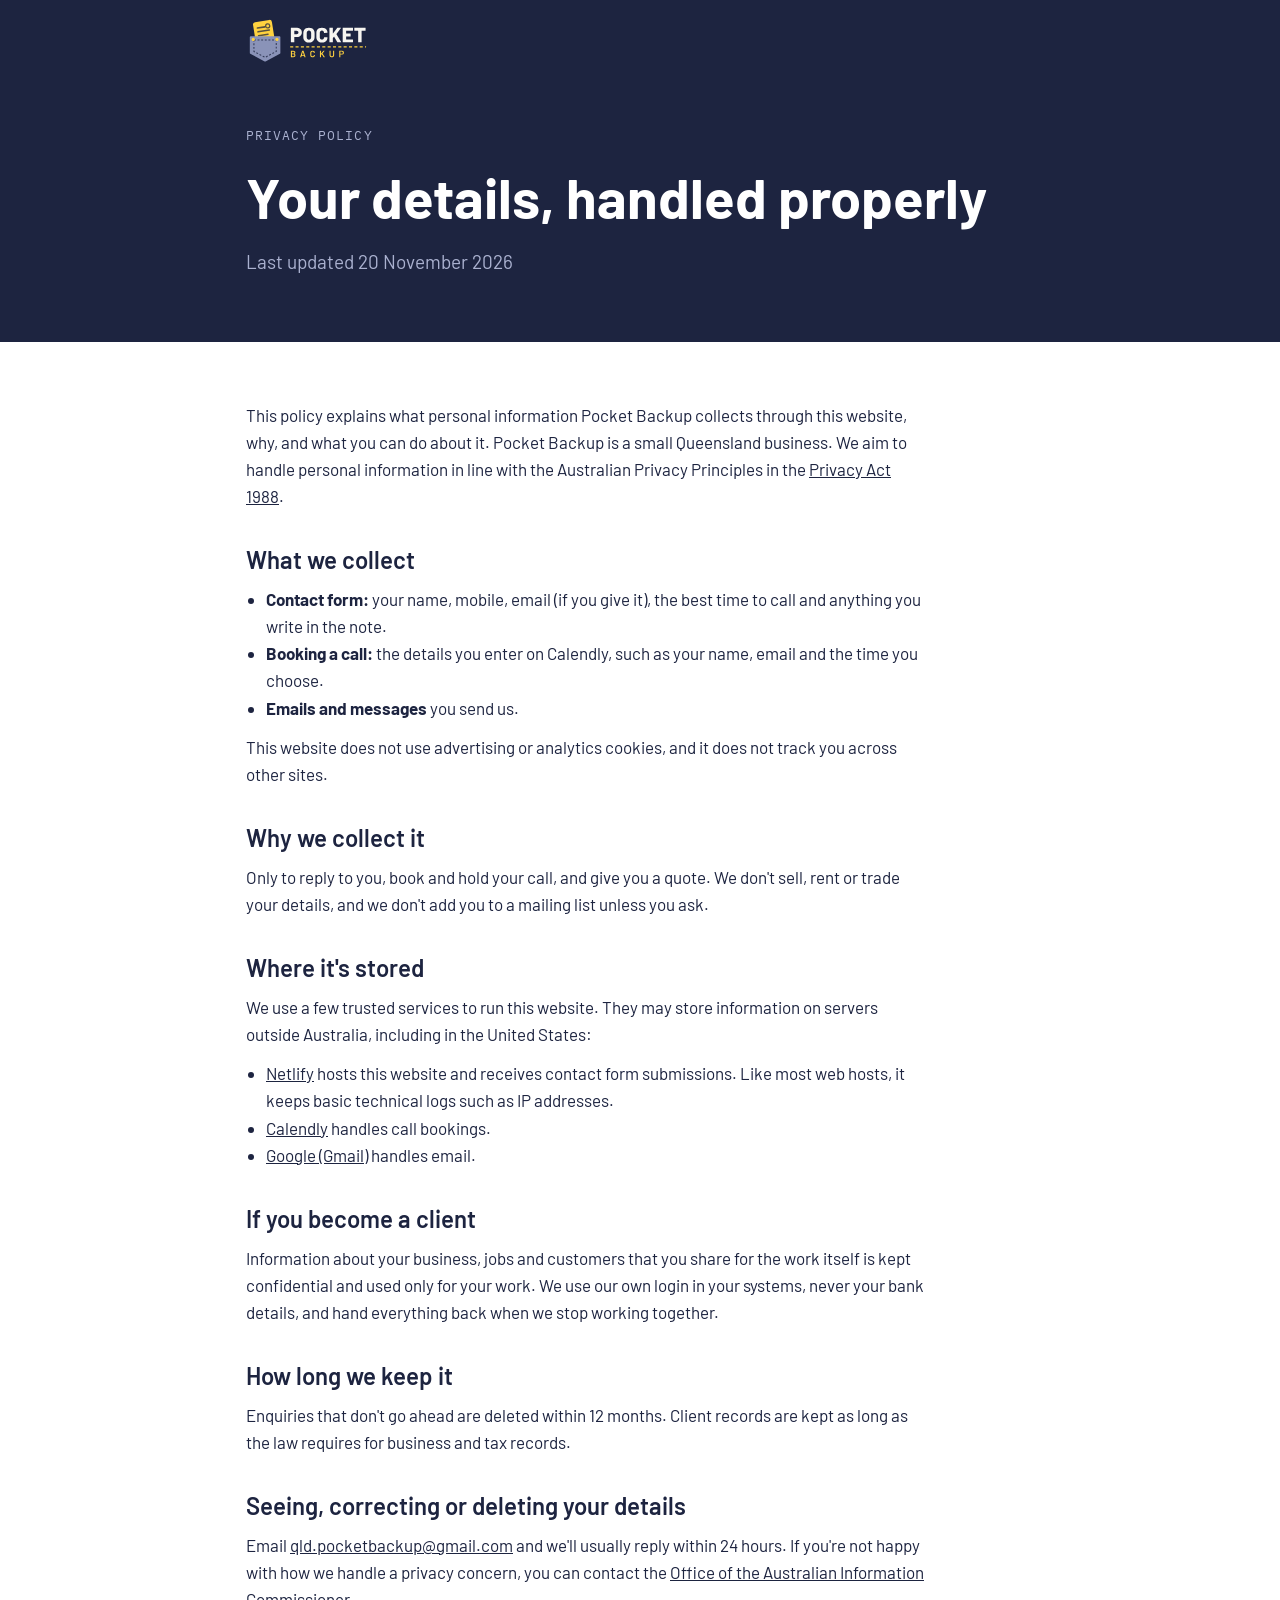
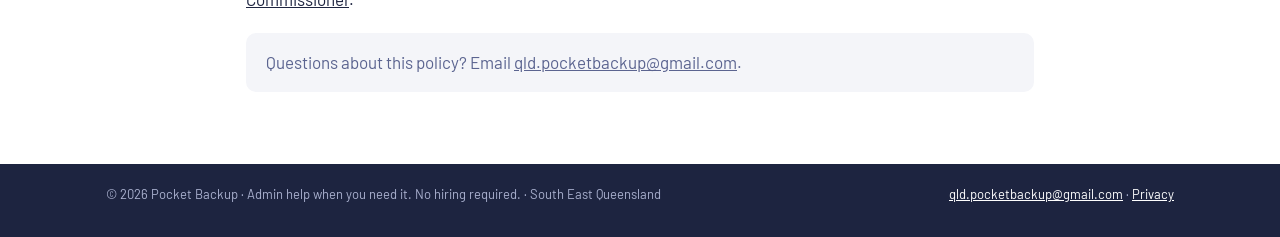
<file: privacy.html>
<!doctype html>
<html lang="en-AU">
<head>
<meta charset="utf-8">
<meta name="viewport" content="width=device-width,initial-scale=1,viewport-fit=cover">
<meta name="theme-color" content="#1d2440">
<link rel="icon" href="/favicon.svg" type="image/svg+xml">
<link rel="icon" href="/favicon-32.png" sizes="32x32" type="image/png">
<link rel="apple-touch-icon" href="/apple-touch-icon.png">
<link rel="manifest" href="/site.webmanifest">
<link rel="preload" href="/fonts/barlow-400.woff2" as="font" type="font/woff2" crossorigin>
<link rel="stylesheet" href="/assets/page.css">
<meta name="description" content="How Pocket Backup collects, uses and protects the personal information you share through this website.">
<link rel="canonical" href="https://pocket-backup.netlify.app/privacy.html">
<title>Privacy policy | Pocket Backup</title>
</head>
<body>
<div class="top"><header class="in bar"><a href="/"><img src="/brand/pocket-backup-logo-dark.svg" alt="Pocket Backup home" width="122" height="46"></a></header>
<div class="in hero"><span class="eyebrow">Privacy policy</span><h1>Your details, handled properly</h1><p>Last updated 20 November 2026</p></div></div>
<main class="in body">
<p>This policy explains what personal information Pocket Backup collects through this website, why, and what you can do about it. Pocket Backup is a small Queensland business. We aim to handle personal information in line with the Australian Privacy Principles in the <a href="https://www.oaic.gov.au/privacy/privacy-for-organisations/small-business" target="_blank" rel="noopener">Privacy Act 1988</a>.</p>

<h2>What we collect</h2>
<ul>
<li><b>Contact form:</b> your name, mobile, email (if you give it), the best time to call and anything you write in the note.</li>
<li><b>Booking a call:</b> the details you enter on Calendly, such as your name, email and the time you choose.</li>
<li><b>Emails and messages</b> you send us.</li>
</ul>
<p>This website does not use advertising or analytics cookies, and it does not track you across other sites.</p>

<h2>Why we collect it</h2>
<p>Only to reply to you, book and hold your call, and give you a quote. We don't sell, rent or trade your details, and we don't add you to a mailing list unless you ask.</p>

<h2>Where it's stored</h2>
<p>We use a few trusted services to run this website. They may store information on servers outside Australia, including in the United States:</p>
<ul>
<li><a href="https://www.netlify.com/privacy/" target="_blank" rel="noopener">Netlify</a> hosts this website and receives contact form submissions. Like most web hosts, it keeps basic technical logs such as IP addresses.</li>
<li><a href="https://calendly.com/privacy" target="_blank" rel="noopener">Calendly</a> handles call bookings.</li>
<li><a href="https://policies.google.com/privacy" target="_blank" rel="noopener">Google (Gmail)</a> handles email.</li>
</ul>

<h2>If you become a client</h2>
<p>Information about your business, jobs and customers that you share for the work itself is kept confidential and used only for your work. We use our own login in your systems, never your bank details, and hand everything back when we stop working together.</p>

<h2>How long we keep it</h2>
<p>Enquiries that don't go ahead are deleted within 12 months. Client records are kept as long as the law requires for business and tax records.</p>

<h2>Seeing, correcting or deleting your details</h2>
<p>Email <a href="mailto:qld.pocketbackup@gmail.com">qld.pocketbackup@gmail.com</a> and we'll usually reply within 24 hours. If you're not happy with how we handle a privacy concern, you can contact the <a href="https://www.oaic.gov.au/" target="_blank" rel="noopener">Office of the Australian Information Commissioner</a>.</p>

<div class="box muted">Questions about this policy? Email <a href="mailto:qld.pocketbackup@gmail.com">qld.pocketbackup@gmail.com</a>.</div>
</main>
<footer><div class="in"><span>© 2026 Pocket Backup · Admin help when you need it. No hiring required. · South East Queensland</span><span><a href="mailto:qld.pocketbackup@gmail.com">qld.pocketbackup@gmail.com</a> · <a href="/privacy.html">Privacy</a></span></div></footer>
</body>
</html>
</file>
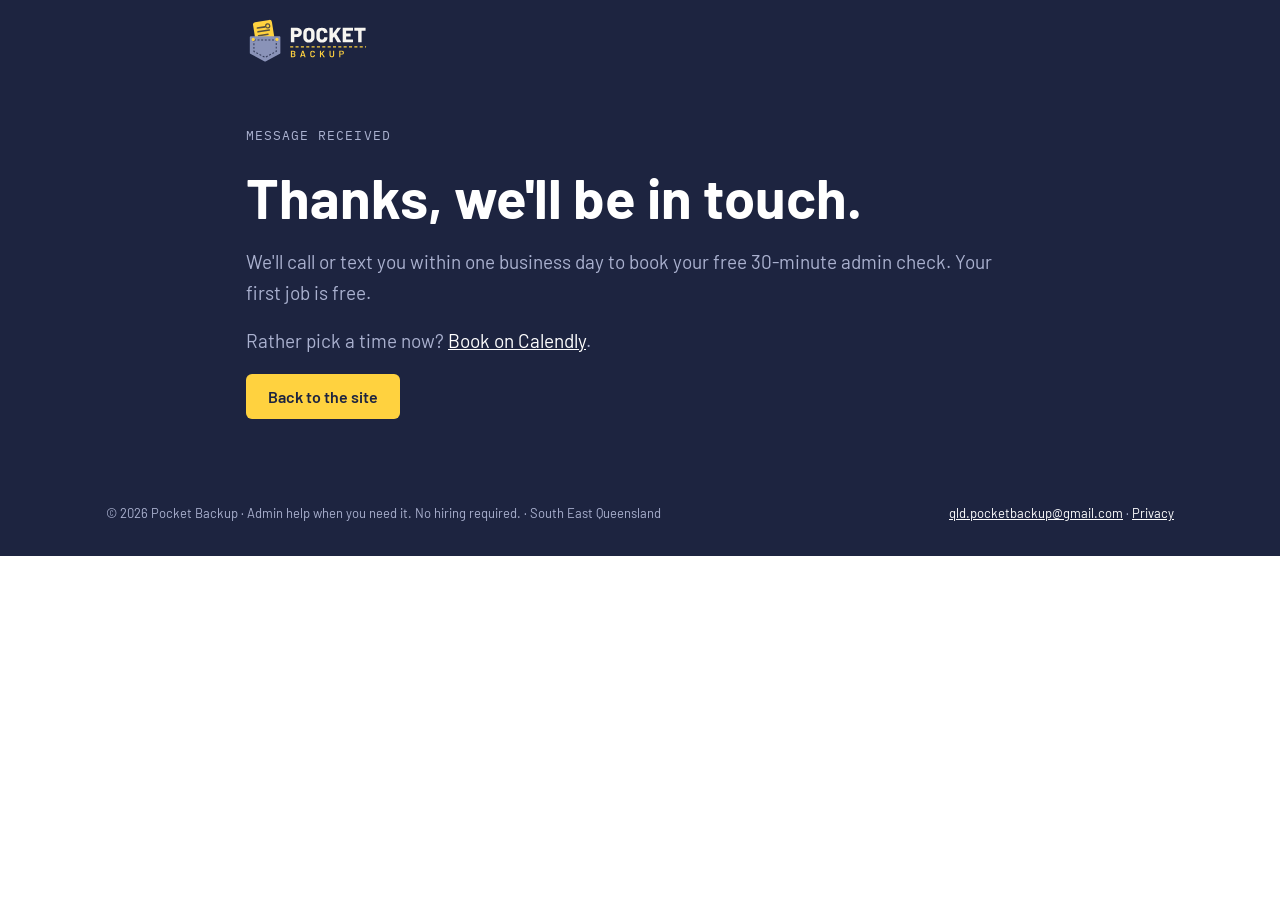
<file: thanks.html>
<!doctype html>
<html lang="en-AU">
<head>
<meta charset="utf-8">
<meta name="viewport" content="width=device-width,initial-scale=1,viewport-fit=cover">
<meta name="theme-color" content="#1d2440">
<link rel="icon" href="/favicon.svg" type="image/svg+xml">
<link rel="icon" href="/favicon-32.png" sizes="32x32" type="image/png">
<link rel="apple-touch-icon" href="/apple-touch-icon.png">
<link rel="manifest" href="/site.webmanifest">
<link rel="preload" href="/fonts/barlow-400.woff2" as="font" type="font/woff2" crossorigin>
<link rel="stylesheet" href="/assets/page.css">
<meta name="robots" content="noindex">
<title>Thanks | Pocket Backup</title>
</head>
<body>
<div class="top"><header class="in bar"><a href="/"><img src="/brand/pocket-backup-logo-dark.svg" alt="Pocket Backup home" width="122" height="46"></a></header>
<main class="in hero"><span class="eyebrow">Message received</span><h1>Thanks, we'll be in touch.</h1><p>We'll call or text you within one business day to book your free 30-minute admin check. Your first job is free.</p><p>Rather pick a time now? <a href="https://calendly.com/qld-pocketbackup/30min" target="_blank" rel="noopener" style="color:var(--band-ink)">Book on Calendly</a>.</p><div><a class="btn" href="/">Back to the site</a></div></main></div>
<footer><div class="in"><span>© 2026 Pocket Backup · Admin help when you need it. No hiring required. · South East Queensland</span><span><a href="mailto:qld.pocketbackup@gmail.com">qld.pocketbackup@gmail.com</a> · <a href="/privacy.html">Privacy</a></span></div></footer>
</body>
</html>
</file>
<file: assets/page.css>
/* Shared styles for the small pages (thanks, privacy, 404). The homepage keeps its styles inline. */
@font-face{font-family:"Barlow";font-style:normal;font-weight:400;font-display:swap;src:url(/fonts/barlow-400.woff2) format("woff2")}
@font-face{font-family:"Barlow";font-style:normal;font-weight:600;font-display:swap;src:url(/fonts/barlow-600.woff2) format("woff2")}
@font-face{font-family:"Barlow";font-style:normal;font-weight:700;font-display:swap;src:url(/fonts/barlow-700.woff2) format("woff2")}
@font-face{font-family:"IBM Plex Mono";font-style:normal;font-weight:400;font-display:swap;src:url(/fonts/plexmono-400.woff2) format("woff2")}
:root{--bg:#ffffff;--ink:#1d2440;--muted:#5b6490;--line:#e2e5ef;--soft:#f4f5f9;--accent:#ffd23f;--accent-ink:#1d2440;--band:#1d2440;--band-ink:#ffffff;--band-muted:#aab1cf;--band-line:#343d66;
  --f-body:"Barlow",system-ui,-apple-system,"Segoe UI",sans-serif;--f-mono:"IBM Plex Mono",ui-monospace,Menlo,monospace}
@media (prefers-color-scheme: dark){:root:not([data-theme="light"]){--bg:#11152a;--ink:#eceef6;--muted:#a3aac8;--line:#2b3252;--soft:#161b31;--band:#0b0e1f;--band-line:#2b3252;color-scheme:dark}}
:root[data-theme="dark"]{--bg:#11152a;--ink:#eceef6;--muted:#a3aac8;--line:#2b3252;--soft:#161b31;--band:#0b0e1f;--band-line:#2b3252;color-scheme:dark}
*{box-sizing:border-box}
html,body{margin:0}
body{background:var(--bg);color:var(--ink);font-family:var(--f-body);font-size:17px;line-height:1.6}
.in{max-width:820px;margin:0 auto;padding-left:max(16px,env(safe-area-inset-left,0px));padding-right:max(16px,env(safe-area-inset-right,0px))}
h1,h2,h3{font-weight:600;line-height:1.15;text-wrap:balance;margin:0}
h1{font-size:clamp(34px,6vw,56px);font-weight:700}
h2{font-size:24px;margin-top:36px}
p,ul{margin:12px 0 0;max-width:68ch}
ul{padding-left:20px}
a{color:inherit}
.eyebrow{font-family:var(--f-mono);font-size:13px;letter-spacing:.08em;text-transform:uppercase;color:var(--band-muted)}
.btn{display:inline-flex;align-items:center;font:600 16px var(--f-body);border-radius:6px;padding:13px 22px;text-decoration:none;background:var(--accent);color:var(--accent-ink)}
a:focus-visible,button:focus-visible{outline:2px solid var(--accent);outline-offset:2px;box-shadow:0 0 0 5px var(--ink)}
.top{background:var(--band);color:var(--band-ink)}
.top .bar{display:flex;align-items:center;padding-block:16px}
.top img{display:block;height:46px;width:auto}
.hero{padding-block:48px 64px;display:grid;gap:18px}
.hero p{color:var(--band-muted);font-size:19px;margin:0}
.body{padding-block:48px 72px}
.body .muted{color:var(--muted)}
.box{background:var(--soft);border-radius:10px;padding:16px 20px;margin-top:20px}
footer{background:var(--band);color:var(--band-muted);font-size:13px;padding-block:20px 32px}
footer .in{max-width:1100px;display:flex;flex-wrap:wrap;gap:8px 24px;justify-content:space-between}
footer a{color:var(--band-ink)}
</file>
